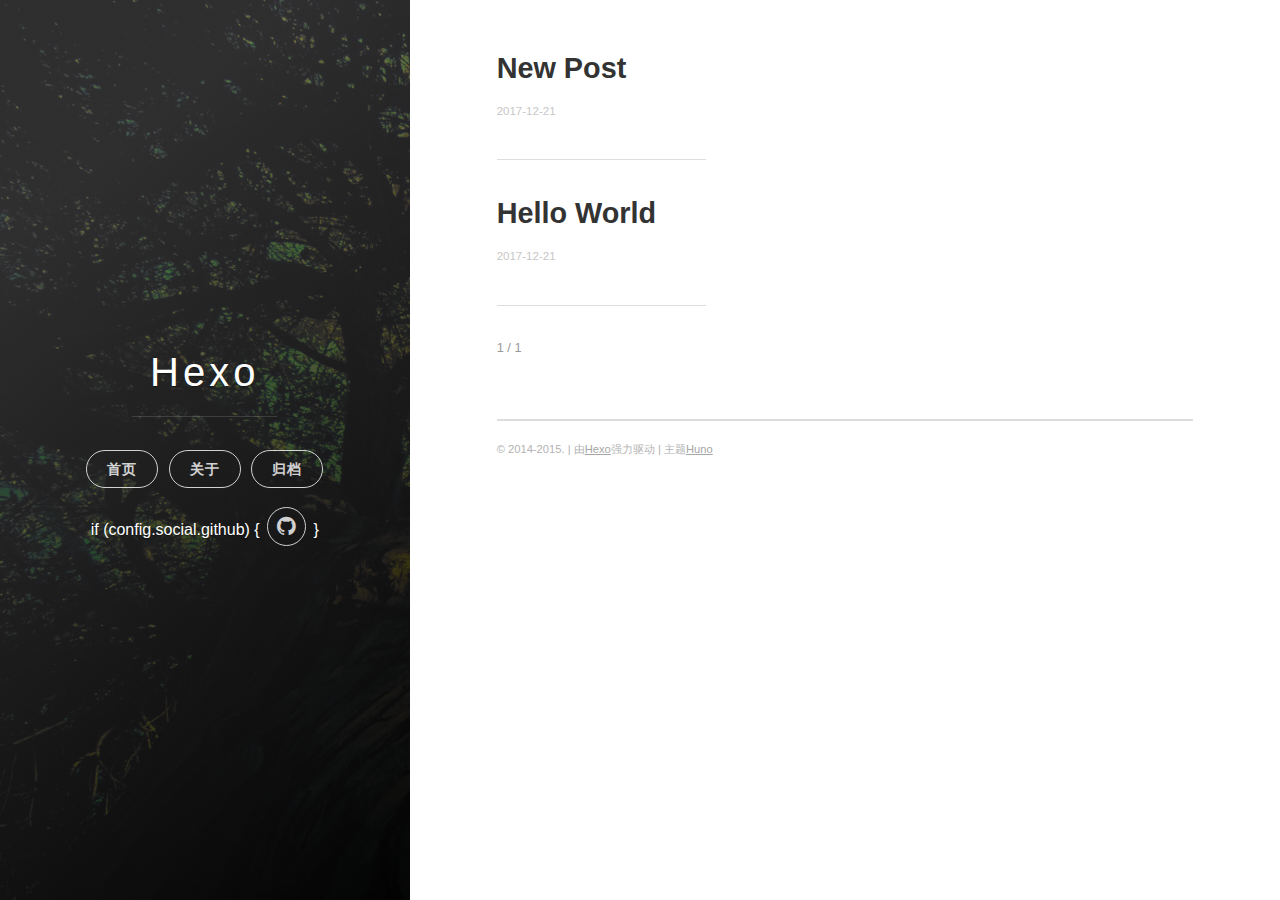
<file: index.html>
<!DOCTYPE html>
<html>
<head>
    <meta charset="utf-8">
    <meta http-equiv="X-UA-Compatible" content="chrome=1">

    

    <title>
      Hexo 
    </title>

    <meta name="viewport" content="width=device-width, initial-scale=1, maximum-scale=1, user-scalable=no">
    
      <meta name="author" content="John Doe">
    
    

    <meta property="og:type" content="website">
<meta property="og:title" content="Hexo">
<meta property="og:url" content="http://yoursite.com/index.html">
<meta property="og:site_name" content="Hexo">
<meta property="og:locale" content="zh-Hans">
<meta name="twitter:card" content="summary">
<meta name="twitter:title" content="Hexo">
    
    
    
      <link rel="icon" type="image/x-icon" href="/favicon.png">
    
    <link rel="stylesheet" href="/css/uno.css">
    <link rel="stylesheet" href="/css/highlight.css">
    <link rel="stylesheet" href="/css/archive.css">
    <link rel="stylesheet" href="/css/china-social-icon.css">

</head>
<body>

    <span class="mobile btn-mobile-menu">
        <i class="icon icon-list btn-mobile-menu__icon"></i>
        <i class="icon icon-x-circle btn-mobile-close__icon hidden"></i>
    </span>

    
 
<header class="panel-cover">


  <div class="panel-main">

  
    <div class="panel-main__inner panel-inverted">
    <div class="panel-main__content">

        

        <h1 class="panel-cover__title panel-title"><a href="/" title="link to homepage">Hexo</a></h1>
        <hr class="panel-cover__divider" />

        

        <div class="navigation-wrapper">

          <nav class="cover-navigation cover-navigation--primary">
            <ul class="navigation">

              
                
                <li class="navigation__item"><a href="/#blog" title="" class="blog-button">首页</a></li>
              
                
                <li class="navigation__item"><a href="/about" title="" class="">关于</a></li>
              
                
                <li class="navigation__item"><a href="/archive" title="" class="">归档</a></li>
              

            </ul>
          </nav>

          <!-- ----------------------------
To add a new social icon simply duplicate one of the list items from below
and change the class in the <i> tag to match the desired social network
and then add your link to the <a>. Here is a full list of social network
classes that you can use:

    icon-social-500px
    icon-social-behance
    icon-social-delicious
    icon-social-designer-news
    icon-social-deviant-art
    icon-social-digg
    icon-social-dribbble
    icon-social-facebook
    icon-social-flickr
    icon-social-forrst
    icon-social-foursquare
    icon-social-github
    icon-social-google-plus
    icon-social-hi5
    icon-social-instagram
    icon-social-lastfm
    icon-social-linkedin
    icon-social-medium
    icon-social-myspace
    icon-social-path
    icon-social-pinterest
    icon-social-rdio
    icon-social-reddit
    icon-social-skype
    icon-social-spotify
    icon-social-stack-overflow
    icon-social-steam
    icon-social-stumbleupon
    icon-social-treehouse
    icon-social-tumblr
    icon-social-twitter
    icon-social-vimeo
    icon-social-xbox
    icon-social-yelp
    icon-social-youtube
    icon-social-zerply
    icon-mail

-------------------------------->

<!-- add social info here -->



<nav class="cover-navigation navigation--social">
  <ul class="navigation">

    if (config.social.github) {
      <!-- Github -->
      <li class="navigation__item">
        <a href="https://github.com/leeroGG" title="Huno on GitHub">
          <i class='icon icon-social-github'></i>
          <span class="label">GitHub</span>
        </a>
      </li>
    }

    <!-- China social icon -->
    <!--
    
      <li class="navigation__item">
        <a href="" title="">
          <i class='icon cs-icon-douban'></i>
          <span class="label">Douban</span>
        </a>
      </li>

      <li class="navigation__item">
        <a href="" title="">
          <i class='icon cs-icon-weibo'></i>
          <span class="label">Weibo</span>
        </a>
      </li>

    -->



  </ul>
</nav>



        </div>

      </div>

    </div>

    <div class="panel-cover--overlay"></div>
  </div>
</header>

    <div class="content-wrapper">
        <div class="content-wrapper__inner entry">
            


   <!-- do nothing -->


<div class="main-post-list">
    <ol class="post-list">
    
    
    <li>

      <h2 class="post-list__post-title post-title">
        <a href="/2017/12/21/New-Post/" title="link to New Post">New Post</a>
      </h2>

      <div class="post-list__meta">

        <time datetime="2017-12-21" class="post-list__meta--date date">2017-12-21</time> 
      </div>

      <div class="excerpt">
        
      </div>

      <hr class="post-list__divider" />
    </li>
    
    <li>

      <h2 class="post-list__post-title post-title">
        <a href="/2017/12/21/hello-world/" title="link to Hello World">Hello World</a>
      </h2>

      <div class="post-list__meta">

        <time datetime="2017-12-21" class="post-list__meta--date date">2017-12-21</time> 
      </div>

      <div class="excerpt">
        
      </div>

      <hr class="post-list__divider" />
    </li>
    
  </ol>

  <hr class="post-list__divider " />

<nav class="pagination" role="navigation">
    

    <span class="pagination__page-number"> 1 / 1</span>
    
    
</nav>


</div>
            <footer class="footer">

    <span class="footer__copyright">&copy; 2014-2015. | 由<a href="https://hexo.io/">Hexo</a>强力驱动 | 主题<a href="https://github.com/someus/huno">Huno</a></span>
    
</footer>
        </div>
    </div>

    <!-- js files -->
    <script src="/js/jquery.min.js"></script>
    <script src="/js/main.js"></script>
    <script src="/js/scale.fix.js"></script>
    

    

    <script type="text/javascript" src="//cdn.mathjax.org/mathjax/latest/MathJax.js?config=TeX-AMS-MML_HTMLorMML"></script>
    <script type="text/javascript"> 
        $(document).ready(function(){
            MathJax.Hub.Config({ 
                tex2jax: {inlineMath: [['[latex]','[/latex]'], ['\\(','\\)']]} 
            });
        });
    </script>


    
    
    
    <!--kill ie6 -->
<!--[if IE 6]>
  <script src="//letskillie6.googlecode.com/svn/trunk/2/zh_CN.js"></script>
<![endif]-->

</body>
</html>
</file>
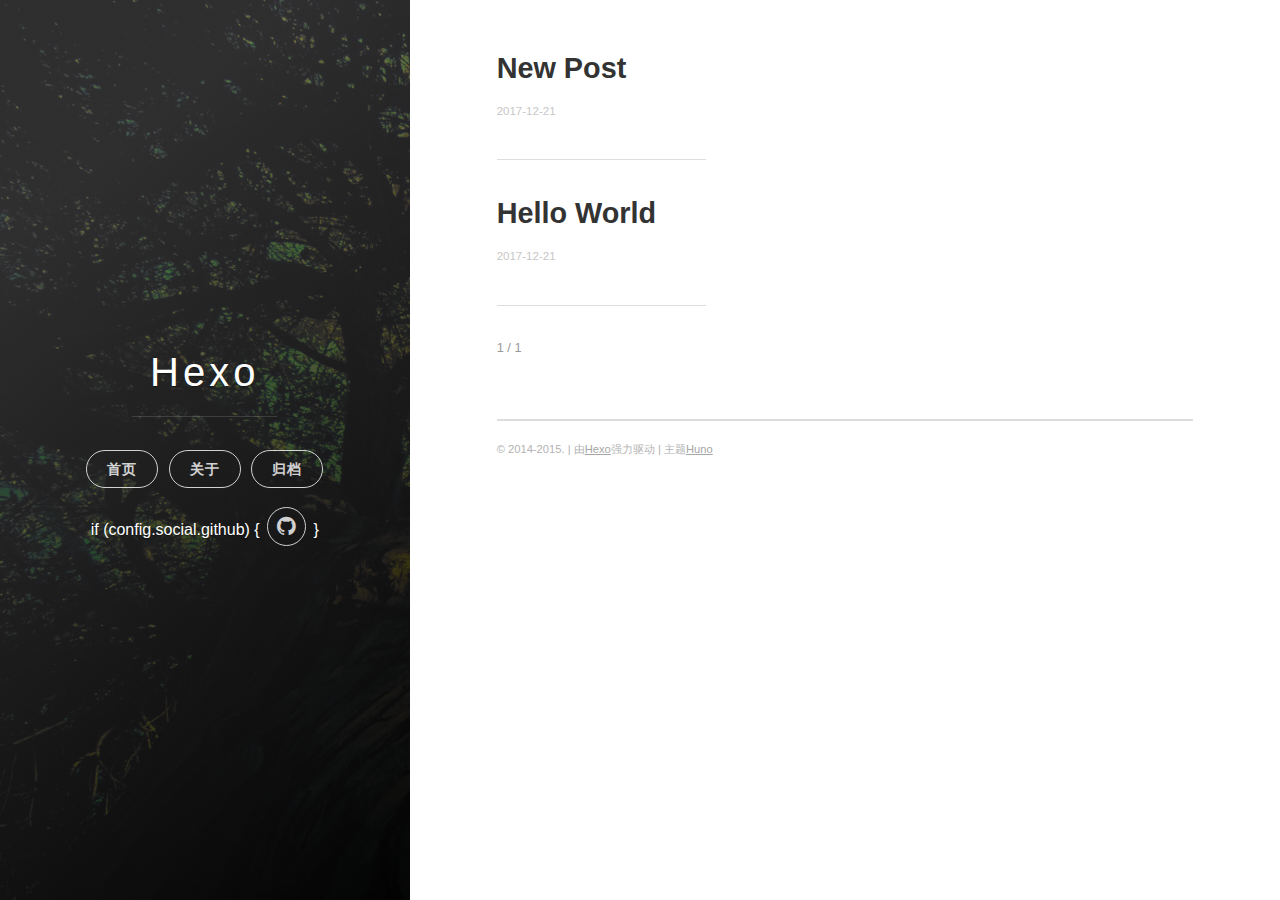
<file: archives/index.html>
<!DOCTYPE html>
<html>
<head>
    <meta charset="utf-8">
    <meta http-equiv="X-UA-Compatible" content="chrome=1">

    

    <title>
      Archives 
    </title>

    <meta name="viewport" content="width=device-width, initial-scale=1, maximum-scale=1, user-scalable=no">
    
      <meta name="author" content="John Doe">
    
    

    <meta property="og:type" content="website">
<meta property="og:title" content="Archives">
<meta property="og:url" content="http://yoursite.com/archives/index.html">
<meta property="og:site_name" content="Hexo">
<meta property="og:locale" content="zh-Hans">
<meta name="twitter:card" content="summary">
<meta name="twitter:title" content="Archives">
    
    
    
      <link rel="icon" type="image/x-icon" href="/favicon.png">
    
    <link rel="stylesheet" href="/css/uno.css">
    <link rel="stylesheet" href="/css/highlight.css">
    <link rel="stylesheet" href="/css/archive.css">
    <link rel="stylesheet" href="/css/china-social-icon.css">

</head>
<body>

    <span class="mobile btn-mobile-menu">
        <i class="icon icon-list btn-mobile-menu__icon"></i>
        <i class="icon icon-x-circle btn-mobile-close__icon hidden"></i>
    </span>

    

<header class="panel-cover panel-cover--collapsed">


  <div class="panel-main">

  
    <div class="panel-main__inner panel-inverted">
    <div class="panel-main__content">

        

        <h1 class="panel-cover__title panel-title"><a href="/" title="link to homepage">Hexo</a></h1>
        <hr class="panel-cover__divider" />

        

        <div class="navigation-wrapper">

          <nav class="cover-navigation cover-navigation--primary">
            <ul class="navigation">

              
                
                <li class="navigation__item"><a href="/#blog" title="" class="blog-button">首页</a></li>
              
                
                <li class="navigation__item"><a href="/about" title="" class="">关于</a></li>
              
                
                <li class="navigation__item"><a href="/archive" title="" class="">归档</a></li>
              

            </ul>
          </nav>

          <!-- ----------------------------
To add a new social icon simply duplicate one of the list items from below
and change the class in the <i> tag to match the desired social network
and then add your link to the <a>. Here is a full list of social network
classes that you can use:

    icon-social-500px
    icon-social-behance
    icon-social-delicious
    icon-social-designer-news
    icon-social-deviant-art
    icon-social-digg
    icon-social-dribbble
    icon-social-facebook
    icon-social-flickr
    icon-social-forrst
    icon-social-foursquare
    icon-social-github
    icon-social-google-plus
    icon-social-hi5
    icon-social-instagram
    icon-social-lastfm
    icon-social-linkedin
    icon-social-medium
    icon-social-myspace
    icon-social-path
    icon-social-pinterest
    icon-social-rdio
    icon-social-reddit
    icon-social-skype
    icon-social-spotify
    icon-social-stack-overflow
    icon-social-steam
    icon-social-stumbleupon
    icon-social-treehouse
    icon-social-tumblr
    icon-social-twitter
    icon-social-vimeo
    icon-social-xbox
    icon-social-yelp
    icon-social-youtube
    icon-social-zerply
    icon-mail

-------------------------------->

<!-- add social info here -->



<nav class="cover-navigation navigation--social">
  <ul class="navigation">

    if (config.social.github) {
      <!-- Github -->
      <li class="navigation__item">
        <a href="https://github.com/leeroGG" title="Huno on GitHub">
          <i class='icon icon-social-github'></i>
          <span class="label">GitHub</span>
        </a>
      </li>
    }

    <!-- China social icon -->
    <!--
    
      <li class="navigation__item">
        <a href="" title="">
          <i class='icon cs-icon-douban'></i>
          <span class="label">Douban</span>
        </a>
      </li>

      <li class="navigation__item">
        <a href="" title="">
          <i class='icon cs-icon-weibo'></i>
          <span class="label">Weibo</span>
        </a>
      </li>

    -->



  </ul>
</nav>



        </div>

      </div>

    </div>

    <div class="panel-cover--overlay"></div>
  </div>
</header>

    <div class="content-wrapper">
        <div class="content-wrapper__inner entry">
            


   <!-- do nothing -->


<div class="main-post-list">
    <ol class="post-list">
    
    
    <li>

      <h2 class="post-list__post-title post-title">
        <a href="/2017/12/21/New-Post/" title="link to New Post">New Post</a>
      </h2>

      <div class="post-list__meta">

        <time datetime="2017-12-21" class="post-list__meta--date date">2017-12-21</time> 
      </div>

      <div class="excerpt">
        
      </div>

      <hr class="post-list__divider" />
    </li>
    
    <li>

      <h2 class="post-list__post-title post-title">
        <a href="/2017/12/21/hello-world/" title="link to Hello World">Hello World</a>
      </h2>

      <div class="post-list__meta">

        <time datetime="2017-12-21" class="post-list__meta--date date">2017-12-21</time> 
      </div>

      <div class="excerpt">
        
      </div>

      <hr class="post-list__divider" />
    </li>
    
  </ol>

  <hr class="post-list__divider " />

<nav class="pagination" role="navigation">
    

    <span class="pagination__page-number"> 1 / 1</span>
    
    
</nav>


</div>
            <footer class="footer">

    <span class="footer__copyright">&copy; 2014-2015. | 由<a href="https://hexo.io/">Hexo</a>强力驱动 | 主题<a href="https://github.com/someus/huno">Huno</a></span>
    
</footer>
        </div>
    </div>

    <!-- js files -->
    <script src="/js/jquery.min.js"></script>
    <script src="/js/main.js"></script>
    <script src="/js/scale.fix.js"></script>
    

    

    <script type="text/javascript" src="//cdn.mathjax.org/mathjax/latest/MathJax.js?config=TeX-AMS-MML_HTMLorMML"></script>
    <script type="text/javascript"> 
        $(document).ready(function(){
            MathJax.Hub.Config({ 
                tex2jax: {inlineMath: [['[latex]','[/latex]'], ['\\(','\\)']]} 
            });
        });
    </script>


    
    
    
    <!--kill ie6 -->
<!--[if IE 6]>
  <script src="//letskillie6.googlecode.com/svn/trunk/2/zh_CN.js"></script>
<![endif]-->

</body>
</html>
</file>
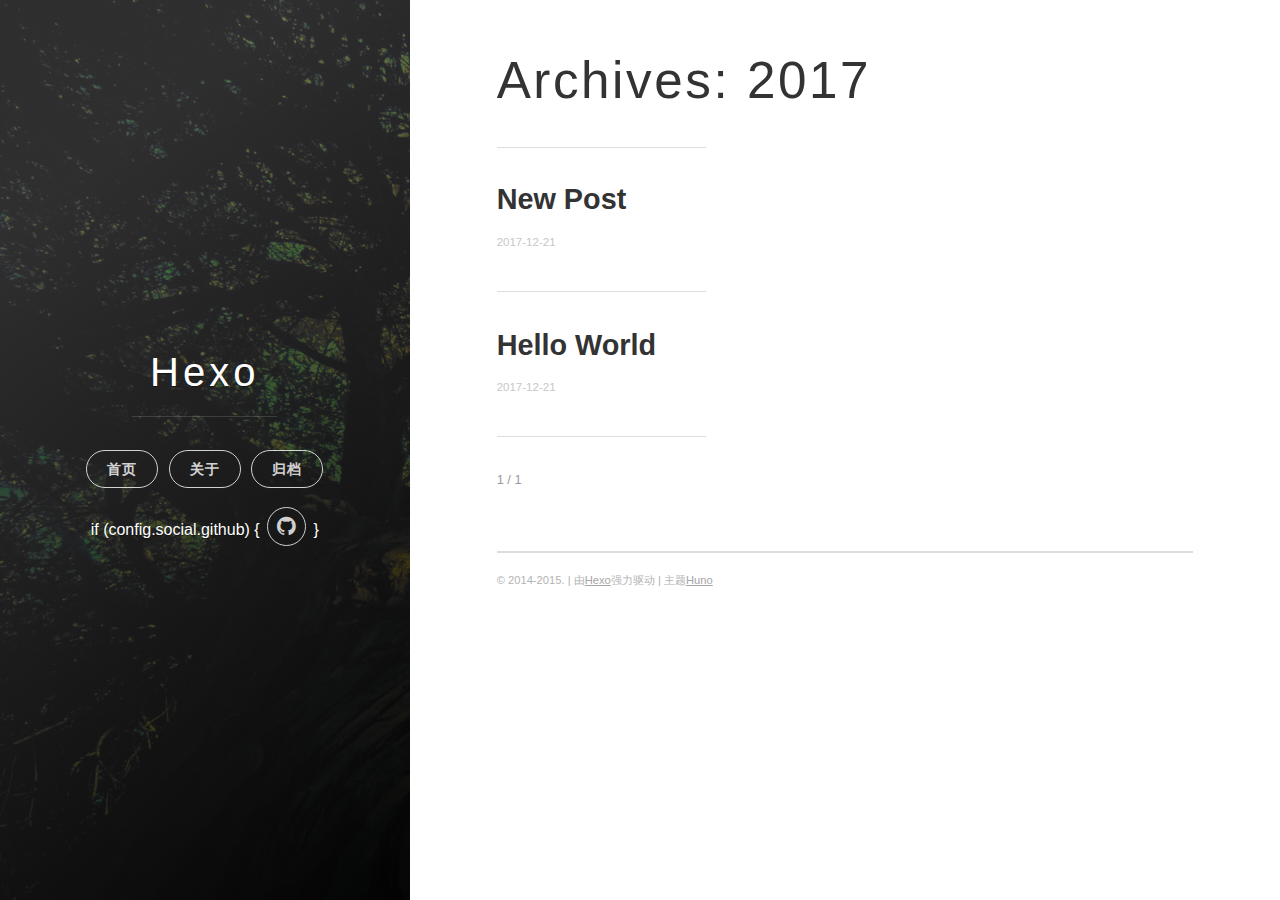
<file: archives/2017/index.html>
<!DOCTYPE html>
<html>
<head>
    <meta charset="utf-8">
    <meta http-equiv="X-UA-Compatible" content="chrome=1">

    

    <title>
      Archives: 2017 
    </title>

    <meta name="viewport" content="width=device-width, initial-scale=1, maximum-scale=1, user-scalable=no">
    
      <meta name="author" content="John Doe">
    
    

    <meta property="og:type" content="website">
<meta property="og:title" content="Archives: 2017">
<meta property="og:url" content="http://yoursite.com/archives/2017/index.html">
<meta property="og:site_name" content="Hexo">
<meta property="og:locale" content="zh-Hans">
<meta name="twitter:card" content="summary">
<meta name="twitter:title" content="Archives: 2017">
    
    
    
      <link rel="icon" type="image/x-icon" href="/favicon.png">
    
    <link rel="stylesheet" href="/css/uno.css">
    <link rel="stylesheet" href="/css/highlight.css">
    <link rel="stylesheet" href="/css/archive.css">
    <link rel="stylesheet" href="/css/china-social-icon.css">

</head>
<body>

    <span class="mobile btn-mobile-menu">
        <i class="icon icon-list btn-mobile-menu__icon"></i>
        <i class="icon icon-x-circle btn-mobile-close__icon hidden"></i>
    </span>

    

<header class="panel-cover panel-cover--collapsed">


  <div class="panel-main">

  
    <div class="panel-main__inner panel-inverted">
    <div class="panel-main__content">

        

        <h1 class="panel-cover__title panel-title"><a href="/" title="link to homepage">Hexo</a></h1>
        <hr class="panel-cover__divider" />

        

        <div class="navigation-wrapper">

          <nav class="cover-navigation cover-navigation--primary">
            <ul class="navigation">

              
                
                <li class="navigation__item"><a href="/#blog" title="" class="blog-button">首页</a></li>
              
                
                <li class="navigation__item"><a href="/about" title="" class="">关于</a></li>
              
                
                <li class="navigation__item"><a href="/archive" title="" class="">归档</a></li>
              

            </ul>
          </nav>

          <!-- ----------------------------
To add a new social icon simply duplicate one of the list items from below
and change the class in the <i> tag to match the desired social network
and then add your link to the <a>. Here is a full list of social network
classes that you can use:

    icon-social-500px
    icon-social-behance
    icon-social-delicious
    icon-social-designer-news
    icon-social-deviant-art
    icon-social-digg
    icon-social-dribbble
    icon-social-facebook
    icon-social-flickr
    icon-social-forrst
    icon-social-foursquare
    icon-social-github
    icon-social-google-plus
    icon-social-hi5
    icon-social-instagram
    icon-social-lastfm
    icon-social-linkedin
    icon-social-medium
    icon-social-myspace
    icon-social-path
    icon-social-pinterest
    icon-social-rdio
    icon-social-reddit
    icon-social-skype
    icon-social-spotify
    icon-social-stack-overflow
    icon-social-steam
    icon-social-stumbleupon
    icon-social-treehouse
    icon-social-tumblr
    icon-social-twitter
    icon-social-vimeo
    icon-social-xbox
    icon-social-yelp
    icon-social-youtube
    icon-social-zerply
    icon-mail

-------------------------------->

<!-- add social info here -->



<nav class="cover-navigation navigation--social">
  <ul class="navigation">

    if (config.social.github) {
      <!-- Github -->
      <li class="navigation__item">
        <a href="https://github.com/leeroGG" title="Huno on GitHub">
          <i class='icon icon-social-github'></i>
          <span class="label">GitHub</span>
        </a>
      </li>
    }

    <!-- China social icon -->
    <!--
    
      <li class="navigation__item">
        <a href="" title="">
          <i class='icon cs-icon-douban'></i>
          <span class="label">Douban</span>
        </a>
      </li>

      <li class="navigation__item">
        <a href="" title="">
          <i class='icon cs-icon-weibo'></i>
          <span class="label">Weibo</span>
        </a>
      </li>

    -->



  </ul>
</nav>



        </div>

      </div>

    </div>

    <div class="panel-cover--overlay"></div>
  </div>
</header>

    <div class="content-wrapper">
        <div class="content-wrapper__inner entry">
            


  <h1 class="archive-title">Archives: 2017</h1>
  <hr class="post-list__divider" />


<div class="main-post-list">
    <ol class="post-list">
    
    
    <li>

      <h2 class="post-list__post-title post-title">
        <a href="/2017/12/21/New-Post/" title="link to New Post">New Post</a>
      </h2>

      <div class="post-list__meta">

        <time datetime="2017-12-21" class="post-list__meta--date date">2017-12-21</time> 
      </div>

      <div class="excerpt">
        
      </div>

      <hr class="post-list__divider" />
    </li>
    
    <li>

      <h2 class="post-list__post-title post-title">
        <a href="/2017/12/21/hello-world/" title="link to Hello World">Hello World</a>
      </h2>

      <div class="post-list__meta">

        <time datetime="2017-12-21" class="post-list__meta--date date">2017-12-21</time> 
      </div>

      <div class="excerpt">
        
      </div>

      <hr class="post-list__divider" />
    </li>
    
  </ol>

  <hr class="post-list__divider " />

<nav class="pagination" role="navigation">
    

    <span class="pagination__page-number"> 1 / 1</span>
    
    
</nav>


</div>
            <footer class="footer">

    <span class="footer__copyright">&copy; 2014-2015. | 由<a href="https://hexo.io/">Hexo</a>强力驱动 | 主题<a href="https://github.com/someus/huno">Huno</a></span>
    
</footer>
        </div>
    </div>

    <!-- js files -->
    <script src="/js/jquery.min.js"></script>
    <script src="/js/main.js"></script>
    <script src="/js/scale.fix.js"></script>
    

    

    <script type="text/javascript" src="//cdn.mathjax.org/mathjax/latest/MathJax.js?config=TeX-AMS-MML_HTMLorMML"></script>
    <script type="text/javascript"> 
        $(document).ready(function(){
            MathJax.Hub.Config({ 
                tex2jax: {inlineMath: [['[latex]','[/latex]'], ['\\(','\\)']]} 
            });
        });
    </script>


    
    
    
    <!--kill ie6 -->
<!--[if IE 6]>
  <script src="//letskillie6.googlecode.com/svn/trunk/2/zh_CN.js"></script>
<![endif]-->

</body>
</html>
</file>
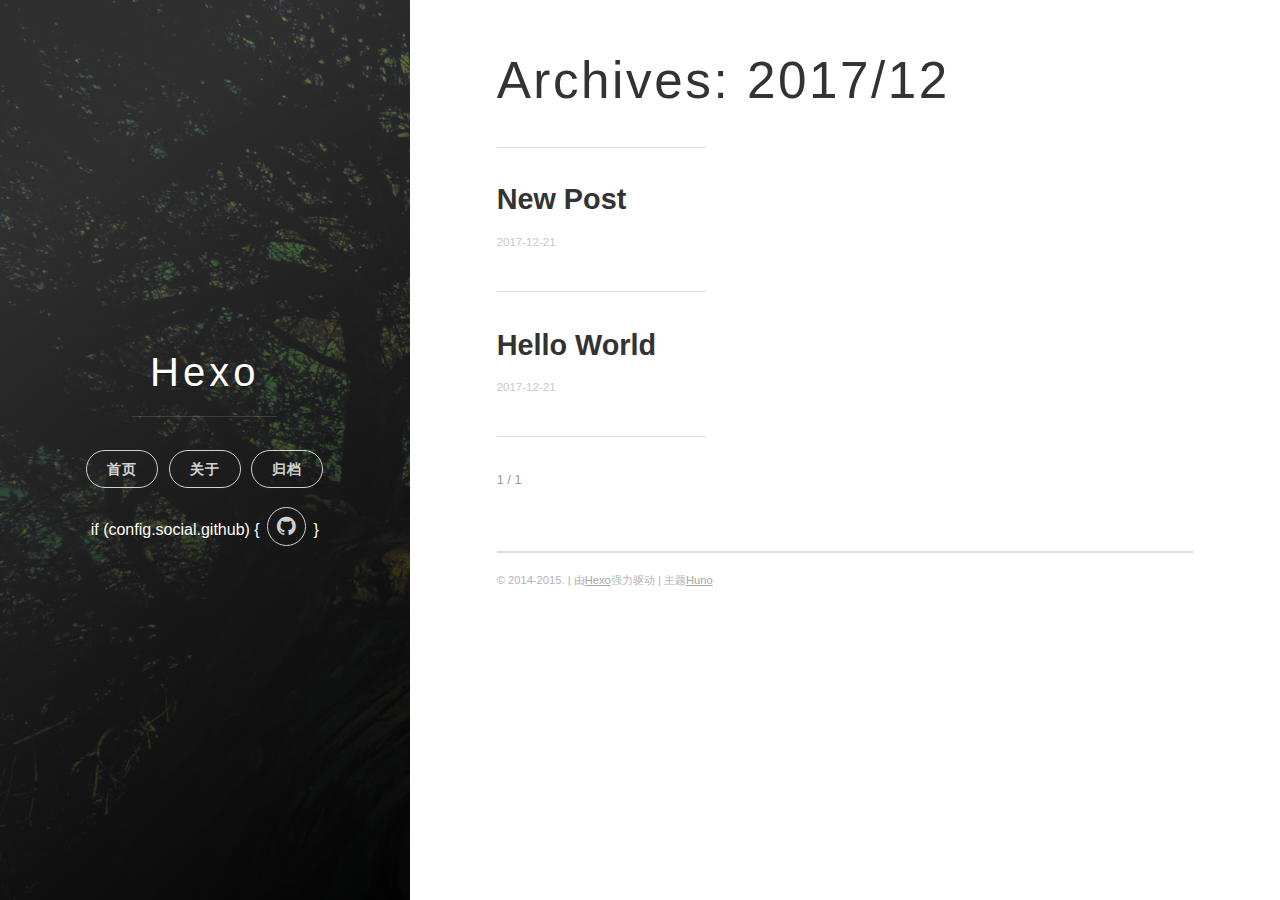
<file: archives/2017/12/index.html>
<!DOCTYPE html>
<html>
<head>
    <meta charset="utf-8">
    <meta http-equiv="X-UA-Compatible" content="chrome=1">

    

    <title>
      Archives: 2017/12 
    </title>

    <meta name="viewport" content="width=device-width, initial-scale=1, maximum-scale=1, user-scalable=no">
    
      <meta name="author" content="John Doe">
    
    

    <meta property="og:type" content="website">
<meta property="og:title" content="Archives: 2017&#x2F;12">
<meta property="og:url" content="http://yoursite.com/archives/2017/12/index.html">
<meta property="og:site_name" content="Hexo">
<meta property="og:locale" content="zh-Hans">
<meta name="twitter:card" content="summary">
<meta name="twitter:title" content="Archives: 2017&#x2F;12">
    
    
    
      <link rel="icon" type="image/x-icon" href="/favicon.png">
    
    <link rel="stylesheet" href="/css/uno.css">
    <link rel="stylesheet" href="/css/highlight.css">
    <link rel="stylesheet" href="/css/archive.css">
    <link rel="stylesheet" href="/css/china-social-icon.css">

</head>
<body>

    <span class="mobile btn-mobile-menu">
        <i class="icon icon-list btn-mobile-menu__icon"></i>
        <i class="icon icon-x-circle btn-mobile-close__icon hidden"></i>
    </span>

    

<header class="panel-cover panel-cover--collapsed">


  <div class="panel-main">

  
    <div class="panel-main__inner panel-inverted">
    <div class="panel-main__content">

        

        <h1 class="panel-cover__title panel-title"><a href="/" title="link to homepage">Hexo</a></h1>
        <hr class="panel-cover__divider" />

        

        <div class="navigation-wrapper">

          <nav class="cover-navigation cover-navigation--primary">
            <ul class="navigation">

              
                
                <li class="navigation__item"><a href="/#blog" title="" class="blog-button">首页</a></li>
              
                
                <li class="navigation__item"><a href="/about" title="" class="">关于</a></li>
              
                
                <li class="navigation__item"><a href="/archive" title="" class="">归档</a></li>
              

            </ul>
          </nav>

          <!-- ----------------------------
To add a new social icon simply duplicate one of the list items from below
and change the class in the <i> tag to match the desired social network
and then add your link to the <a>. Here is a full list of social network
classes that you can use:

    icon-social-500px
    icon-social-behance
    icon-social-delicious
    icon-social-designer-news
    icon-social-deviant-art
    icon-social-digg
    icon-social-dribbble
    icon-social-facebook
    icon-social-flickr
    icon-social-forrst
    icon-social-foursquare
    icon-social-github
    icon-social-google-plus
    icon-social-hi5
    icon-social-instagram
    icon-social-lastfm
    icon-social-linkedin
    icon-social-medium
    icon-social-myspace
    icon-social-path
    icon-social-pinterest
    icon-social-rdio
    icon-social-reddit
    icon-social-skype
    icon-social-spotify
    icon-social-stack-overflow
    icon-social-steam
    icon-social-stumbleupon
    icon-social-treehouse
    icon-social-tumblr
    icon-social-twitter
    icon-social-vimeo
    icon-social-xbox
    icon-social-yelp
    icon-social-youtube
    icon-social-zerply
    icon-mail

-------------------------------->

<!-- add social info here -->



<nav class="cover-navigation navigation--social">
  <ul class="navigation">

    if (config.social.github) {
      <!-- Github -->
      <li class="navigation__item">
        <a href="https://github.com/leeroGG" title="Huno on GitHub">
          <i class='icon icon-social-github'></i>
          <span class="label">GitHub</span>
        </a>
      </li>
    }

    <!-- China social icon -->
    <!--
    
      <li class="navigation__item">
        <a href="" title="">
          <i class='icon cs-icon-douban'></i>
          <span class="label">Douban</span>
        </a>
      </li>

      <li class="navigation__item">
        <a href="" title="">
          <i class='icon cs-icon-weibo'></i>
          <span class="label">Weibo</span>
        </a>
      </li>

    -->



  </ul>
</nav>



        </div>

      </div>

    </div>

    <div class="panel-cover--overlay"></div>
  </div>
</header>

    <div class="content-wrapper">
        <div class="content-wrapper__inner entry">
            


  <h1 class="archive-title">Archives: 2017/12</h1>
  <hr class="post-list__divider" />


<div class="main-post-list">
    <ol class="post-list">
    
    
    <li>

      <h2 class="post-list__post-title post-title">
        <a href="/2017/12/21/New-Post/" title="link to New Post">New Post</a>
      </h2>

      <div class="post-list__meta">

        <time datetime="2017-12-21" class="post-list__meta--date date">2017-12-21</time> 
      </div>

      <div class="excerpt">
        
      </div>

      <hr class="post-list__divider" />
    </li>
    
    <li>

      <h2 class="post-list__post-title post-title">
        <a href="/2017/12/21/hello-world/" title="link to Hello World">Hello World</a>
      </h2>

      <div class="post-list__meta">

        <time datetime="2017-12-21" class="post-list__meta--date date">2017-12-21</time> 
      </div>

      <div class="excerpt">
        
      </div>

      <hr class="post-list__divider" />
    </li>
    
  </ol>

  <hr class="post-list__divider " />

<nav class="pagination" role="navigation">
    

    <span class="pagination__page-number"> 1 / 1</span>
    
    
</nav>


</div>
            <footer class="footer">

    <span class="footer__copyright">&copy; 2014-2015. | 由<a href="https://hexo.io/">Hexo</a>强力驱动 | 主题<a href="https://github.com/someus/huno">Huno</a></span>
    
</footer>
        </div>
    </div>

    <!-- js files -->
    <script src="/js/jquery.min.js"></script>
    <script src="/js/main.js"></script>
    <script src="/js/scale.fix.js"></script>
    

    

    <script type="text/javascript" src="//cdn.mathjax.org/mathjax/latest/MathJax.js?config=TeX-AMS-MML_HTMLorMML"></script>
    <script type="text/javascript"> 
        $(document).ready(function(){
            MathJax.Hub.Config({ 
                tex2jax: {inlineMath: [['[latex]','[/latex]'], ['\\(','\\)']]} 
            });
        });
    </script>


    
    
    
    <!--kill ie6 -->
<!--[if IE 6]>
  <script src="//letskillie6.googlecode.com/svn/trunk/2/zh_CN.js"></script>
<![endif]-->

</body>
</html>
</file>
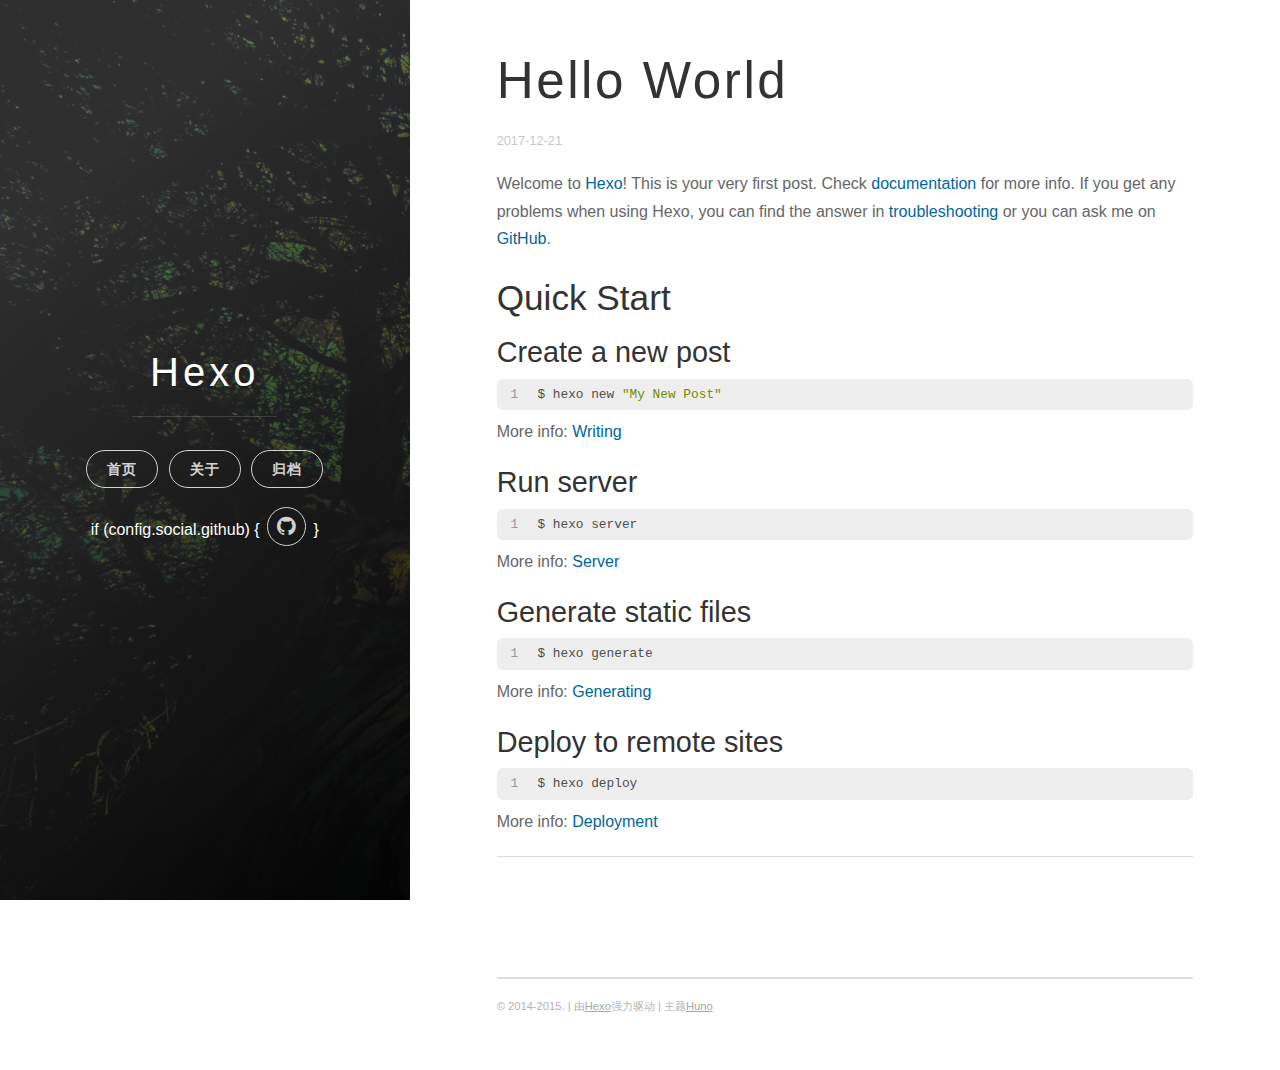
<file: 2017/12/21/hello-world/index.html>
<!DOCTYPE html>
<html>
<head>
    <meta charset="utf-8">
    <meta http-equiv="X-UA-Compatible" content="chrome=1">

    

    <title>
      Hello World | Hexo 
    </title>

    <meta name="viewport" content="width=device-width, initial-scale=1, maximum-scale=1, user-scalable=no">
    
      <meta name="author" content="John Doe">
    
    

    <meta name="description" content="Welcome to Hexo! This is your very first post. Check documentation for more info. If you get any problems when using Hexo, you can find the answer in troubleshooting or you can ask me on GitHub. Quick">
<meta property="og:type" content="article">
<meta property="og:title" content="Hello World | Hexo">
<meta property="og:url" content="http://yoursite.com/2017/12/21/hello-world/index.html">
<meta property="og:site_name" content="Hexo">
<meta property="og:description" content="Welcome to Hexo! This is your very first post. Check documentation for more info. If you get any problems when using Hexo, you can find the answer in troubleshooting or you can ask me on GitHub. Quick">
<meta property="og:locale" content="zh-Hans">
<meta property="og:updated_time" content="2017-12-21T07:47:48.192Z">
<meta name="twitter:card" content="summary">
<meta name="twitter:title" content="Hello World | Hexo">
<meta name="twitter:description" content="Welcome to Hexo! This is your very first post. Check documentation for more info. If you get any problems when using Hexo, you can find the answer in troubleshooting or you can ask me on GitHub. Quick">
    
    
    
      <link rel="icon" type="image/x-icon" href="/favicon.png">
    
    <link rel="stylesheet" href="/css/uno.css">
    <link rel="stylesheet" href="/css/highlight.css">
    <link rel="stylesheet" href="/css/archive.css">
    <link rel="stylesheet" href="/css/china-social-icon.css">

</head>
<body>

    <span class="mobile btn-mobile-menu">
        <i class="icon icon-list btn-mobile-menu__icon"></i>
        <i class="icon icon-x-circle btn-mobile-close__icon hidden"></i>
    </span>

    

<header class="panel-cover panel-cover--collapsed">


  <div class="panel-main">

  
    <div class="panel-main__inner panel-inverted">
    <div class="panel-main__content">

        

        <h1 class="panel-cover__title panel-title"><a href="/" title="link to homepage">Hexo</a></h1>
        <hr class="panel-cover__divider" />

        

        <div class="navigation-wrapper">

          <nav class="cover-navigation cover-navigation--primary">
            <ul class="navigation">

              
                
                <li class="navigation__item"><a href="/#blog" title="" class="blog-button">首页</a></li>
              
                
                <li class="navigation__item"><a href="/about" title="" class="">关于</a></li>
              
                
                <li class="navigation__item"><a href="/archive" title="" class="">归档</a></li>
              

            </ul>
          </nav>

          <!-- ----------------------------
To add a new social icon simply duplicate one of the list items from below
and change the class in the <i> tag to match the desired social network
and then add your link to the <a>. Here is a full list of social network
classes that you can use:

    icon-social-500px
    icon-social-behance
    icon-social-delicious
    icon-social-designer-news
    icon-social-deviant-art
    icon-social-digg
    icon-social-dribbble
    icon-social-facebook
    icon-social-flickr
    icon-social-forrst
    icon-social-foursquare
    icon-social-github
    icon-social-google-plus
    icon-social-hi5
    icon-social-instagram
    icon-social-lastfm
    icon-social-linkedin
    icon-social-medium
    icon-social-myspace
    icon-social-path
    icon-social-pinterest
    icon-social-rdio
    icon-social-reddit
    icon-social-skype
    icon-social-spotify
    icon-social-stack-overflow
    icon-social-steam
    icon-social-stumbleupon
    icon-social-treehouse
    icon-social-tumblr
    icon-social-twitter
    icon-social-vimeo
    icon-social-xbox
    icon-social-yelp
    icon-social-youtube
    icon-social-zerply
    icon-mail

-------------------------------->

<!-- add social info here -->



<nav class="cover-navigation navigation--social">
  <ul class="navigation">

    if (config.social.github) {
      <!-- Github -->
      <li class="navigation__item">
        <a href="https://github.com/leeroGG" title="Huno on GitHub">
          <i class='icon icon-social-github'></i>
          <span class="label">GitHub</span>
        </a>
      </li>
    }

    <!-- China social icon -->
    <!--
    
      <li class="navigation__item">
        <a href="" title="">
          <i class='icon cs-icon-douban'></i>
          <span class="label">Douban</span>
        </a>
      </li>

      <li class="navigation__item">
        <a href="" title="">
          <i class='icon cs-icon-weibo'></i>
          <span class="label">Weibo</span>
        </a>
      </li>

    -->



  </ul>
</nav>



        </div>

      </div>

    </div>

    <div class="panel-cover--overlay"></div>
  </div>
</header>

    <div class="content-wrapper">
        <div class="content-wrapper__inner entry">
            

<article class="post-container post-container--single">

  <header class="post-header">
    
    <h1 class="post-title">Hello World</h1>

    

    <div class="post-meta">
      <time datetime="2017-12-21" class="post-meta__date date">2017-12-21</time> 

      <span class="post-meta__tags tags">

          

          

      </span>
    </div>
    
    

  </header>

  <section id="post-content" class="article-content post">
    <p>Welcome to <a href="https://hexo.io/" target="_blank" rel="noopener">Hexo</a>! This is your very first post. Check <a href="https://hexo.io/docs/" target="_blank" rel="noopener">documentation</a> for more info. If you get any problems when using Hexo, you can find the answer in <a href="https://hexo.io/docs/troubleshooting.html" target="_blank" rel="noopener">troubleshooting</a> or you can ask me on <a href="https://github.com/hexojs/hexo/issues" target="_blank" rel="noopener">GitHub</a>.</p>
<h2 id="Quick-Start"><a href="#Quick-Start" class="headerlink" title="Quick Start"></a>Quick Start</h2><h3 id="Create-a-new-post"><a href="#Create-a-new-post" class="headerlink" title="Create a new post"></a>Create a new post</h3><figure class="highlight bash"><table><tr><td class="gutter"><pre><span class="line">1</span><br></pre></td><td class="code"><pre><span class="line">$ hexo new <span class="string">"My New Post"</span></span><br></pre></td></tr></table></figure>
<p>More info: <a href="https://hexo.io/docs/writing.html" target="_blank" rel="noopener">Writing</a></p>
<h3 id="Run-server"><a href="#Run-server" class="headerlink" title="Run server"></a>Run server</h3><figure class="highlight bash"><table><tr><td class="gutter"><pre><span class="line">1</span><br></pre></td><td class="code"><pre><span class="line">$ hexo server</span><br></pre></td></tr></table></figure>
<p>More info: <a href="https://hexo.io/docs/server.html" target="_blank" rel="noopener">Server</a></p>
<h3 id="Generate-static-files"><a href="#Generate-static-files" class="headerlink" title="Generate static files"></a>Generate static files</h3><figure class="highlight bash"><table><tr><td class="gutter"><pre><span class="line">1</span><br></pre></td><td class="code"><pre><span class="line">$ hexo generate</span><br></pre></td></tr></table></figure>
<p>More info: <a href="https://hexo.io/docs/generating.html" target="_blank" rel="noopener">Generating</a></p>
<h3 id="Deploy-to-remote-sites"><a href="#Deploy-to-remote-sites" class="headerlink" title="Deploy to remote sites"></a>Deploy to remote sites</h3><figure class="highlight bash"><table><tr><td class="gutter"><pre><span class="line">1</span><br></pre></td><td class="code"><pre><span class="line">$ hexo deploy</span><br></pre></td></tr></table></figure>
<p>More info: <a href="https://hexo.io/docs/deployment.html" target="_blank" rel="noopener">Deployment</a></p>

  </section>

  <section class="post-comments">

    <!-- 将评论系统（例如Disqus、多说、友言、畅言等）提供的代码片段粘贴在这里 -->
    
</section>


</article>


            <footer class="footer">

    <span class="footer__copyright">&copy; 2014-2015. | 由<a href="https://hexo.io/">Hexo</a>强力驱动 | 主题<a href="https://github.com/someus/huno">Huno</a></span>
    
</footer>
        </div>
    </div>

    <!-- js files -->
    <script src="/js/jquery.min.js"></script>
    <script src="/js/main.js"></script>
    <script src="/js/scale.fix.js"></script>
    

    

    <script type="text/javascript" src="//cdn.mathjax.org/mathjax/latest/MathJax.js?config=TeX-AMS-MML_HTMLorMML"></script>
    <script type="text/javascript"> 
        $(document).ready(function(){
            MathJax.Hub.Config({ 
                tex2jax: {inlineMath: [['[latex]','[/latex]'], ['\\(','\\)']]} 
            });
        });
    </script>


    

    <script src="/js/awesome-toc.min.js"></script>
    <script>
        $(document).ready(function(){
            $.awesome_toc({
                overlay: true,
                contentId: "post-content",
            });
        });
    </script>


    
    
    <!--kill ie6 -->
<!--[if IE 6]>
  <script src="//letskillie6.googlecode.com/svn/trunk/2/zh_CN.js"></script>
<![endif]-->

</body>
</html>
</file>
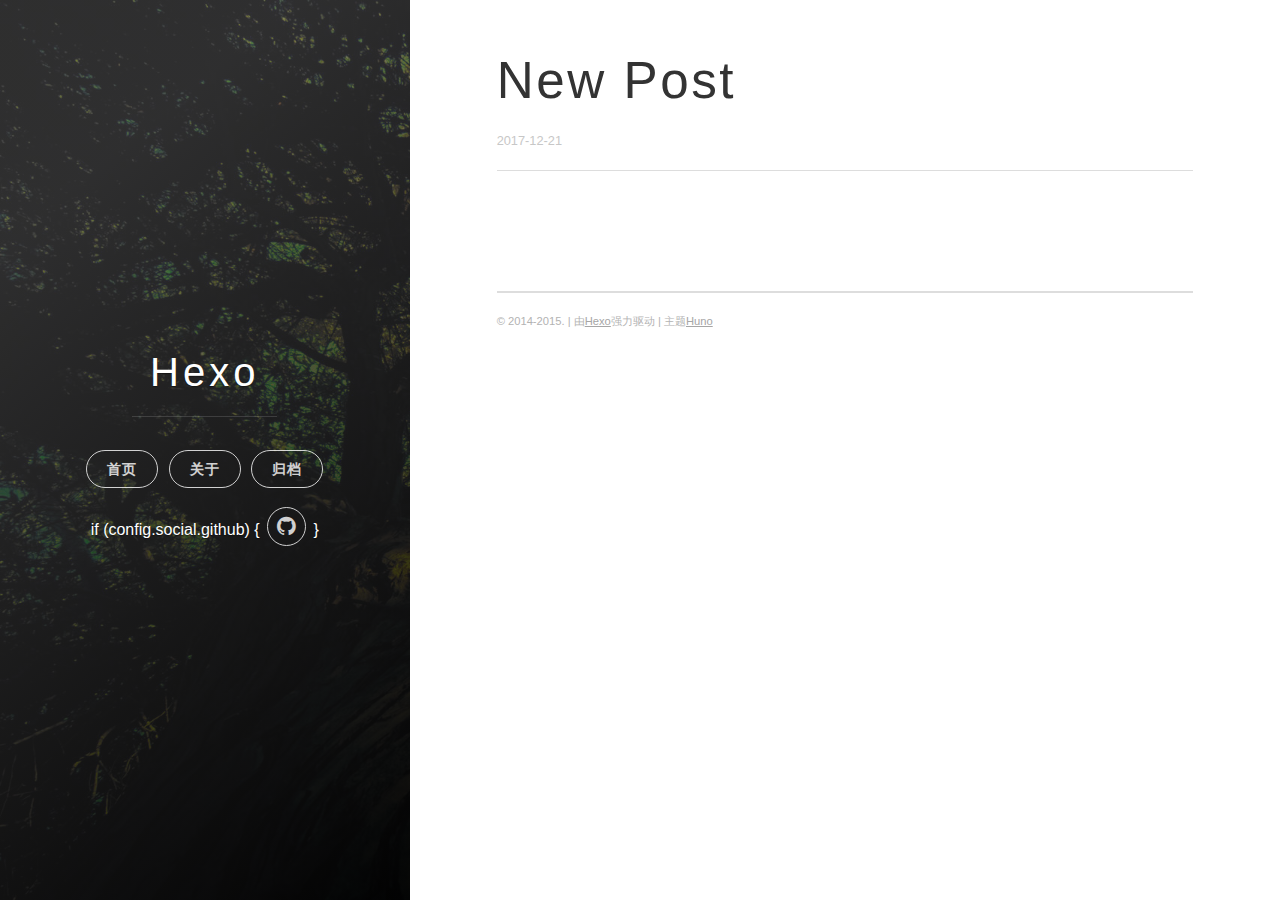
<file: 2017/12/21/New-Post/index.html>
<!DOCTYPE html>
<html>
<head>
    <meta charset="utf-8">
    <meta http-equiv="X-UA-Compatible" content="chrome=1">

    

    <title>
      New Post | Hexo 
    </title>

    <meta name="viewport" content="width=device-width, initial-scale=1, maximum-scale=1, user-scalable=no">
    
      <meta name="author" content="John Doe">
    
    

    <meta property="og:type" content="article">
<meta property="og:title" content="New Post | Hexo">
<meta property="og:url" content="http://yoursite.com/2017/12/21/New-Post/index.html">
<meta property="og:site_name" content="Hexo">
<meta property="og:locale" content="zh-Hans">
<meta property="og:updated_time" content="2017-12-21T07:57:28.458Z">
<meta name="twitter:card" content="summary">
<meta name="twitter:title" content="New Post | Hexo">
    
    
    
      <link rel="icon" type="image/x-icon" href="/favicon.png">
    
    <link rel="stylesheet" href="/css/uno.css">
    <link rel="stylesheet" href="/css/highlight.css">
    <link rel="stylesheet" href="/css/archive.css">
    <link rel="stylesheet" href="/css/china-social-icon.css">

</head>
<body>

    <span class="mobile btn-mobile-menu">
        <i class="icon icon-list btn-mobile-menu__icon"></i>
        <i class="icon icon-x-circle btn-mobile-close__icon hidden"></i>
    </span>

    

<header class="panel-cover panel-cover--collapsed">


  <div class="panel-main">

  
    <div class="panel-main__inner panel-inverted">
    <div class="panel-main__content">

        

        <h1 class="panel-cover__title panel-title"><a href="/" title="link to homepage">Hexo</a></h1>
        <hr class="panel-cover__divider" />

        

        <div class="navigation-wrapper">

          <nav class="cover-navigation cover-navigation--primary">
            <ul class="navigation">

              
                
                <li class="navigation__item"><a href="/#blog" title="" class="blog-button">首页</a></li>
              
                
                <li class="navigation__item"><a href="/about" title="" class="">关于</a></li>
              
                
                <li class="navigation__item"><a href="/archive" title="" class="">归档</a></li>
              

            </ul>
          </nav>

          <!-- ----------------------------
To add a new social icon simply duplicate one of the list items from below
and change the class in the <i> tag to match the desired social network
and then add your link to the <a>. Here is a full list of social network
classes that you can use:

    icon-social-500px
    icon-social-behance
    icon-social-delicious
    icon-social-designer-news
    icon-social-deviant-art
    icon-social-digg
    icon-social-dribbble
    icon-social-facebook
    icon-social-flickr
    icon-social-forrst
    icon-social-foursquare
    icon-social-github
    icon-social-google-plus
    icon-social-hi5
    icon-social-instagram
    icon-social-lastfm
    icon-social-linkedin
    icon-social-medium
    icon-social-myspace
    icon-social-path
    icon-social-pinterest
    icon-social-rdio
    icon-social-reddit
    icon-social-skype
    icon-social-spotify
    icon-social-stack-overflow
    icon-social-steam
    icon-social-stumbleupon
    icon-social-treehouse
    icon-social-tumblr
    icon-social-twitter
    icon-social-vimeo
    icon-social-xbox
    icon-social-yelp
    icon-social-youtube
    icon-social-zerply
    icon-mail

-------------------------------->

<!-- add social info here -->



<nav class="cover-navigation navigation--social">
  <ul class="navigation">

    if (config.social.github) {
      <!-- Github -->
      <li class="navigation__item">
        <a href="https://github.com/leeroGG" title="Huno on GitHub">
          <i class='icon icon-social-github'></i>
          <span class="label">GitHub</span>
        </a>
      </li>
    }

    <!-- China social icon -->
    <!--
    
      <li class="navigation__item">
        <a href="" title="">
          <i class='icon cs-icon-douban'></i>
          <span class="label">Douban</span>
        </a>
      </li>

      <li class="navigation__item">
        <a href="" title="">
          <i class='icon cs-icon-weibo'></i>
          <span class="label">Weibo</span>
        </a>
      </li>

    -->



  </ul>
</nav>



        </div>

      </div>

    </div>

    <div class="panel-cover--overlay"></div>
  </div>
</header>

    <div class="content-wrapper">
        <div class="content-wrapper__inner entry">
            

<article class="post-container post-container--single">

  <header class="post-header">
    
    <h1 class="post-title">New Post</h1>

    

    <div class="post-meta">
      <time datetime="2017-12-21" class="post-meta__date date">2017-12-21</time> 

      <span class="post-meta__tags tags">

          

          

      </span>
    </div>
    
    

  </header>

  <section id="post-content" class="article-content post">
    
  </section>

  <section class="post-comments">

    <!-- 将评论系统（例如Disqus、多说、友言、畅言等）提供的代码片段粘贴在这里 -->
    
</section>


</article>


            <footer class="footer">

    <span class="footer__copyright">&copy; 2014-2015. | 由<a href="https://hexo.io/">Hexo</a>强力驱动 | 主题<a href="https://github.com/someus/huno">Huno</a></span>
    
</footer>
        </div>
    </div>

    <!-- js files -->
    <script src="/js/jquery.min.js"></script>
    <script src="/js/main.js"></script>
    <script src="/js/scale.fix.js"></script>
    

    

    <script type="text/javascript" src="//cdn.mathjax.org/mathjax/latest/MathJax.js?config=TeX-AMS-MML_HTMLorMML"></script>
    <script type="text/javascript"> 
        $(document).ready(function(){
            MathJax.Hub.Config({ 
                tex2jax: {inlineMath: [['[latex]','[/latex]'], ['\\(','\\)']]} 
            });
        });
    </script>


    

    <script src="/js/awesome-toc.min.js"></script>
    <script>
        $(document).ready(function(){
            $.awesome_toc({
                overlay: true,
                contentId: "post-content",
            });
        });
    </script>


    
    
    <!--kill ie6 -->
<!--[if IE 6]>
  <script src="//letskillie6.googlecode.com/svn/trunk/2/zh_CN.js"></script>
<![endif]-->

</body>
</html>
</file>
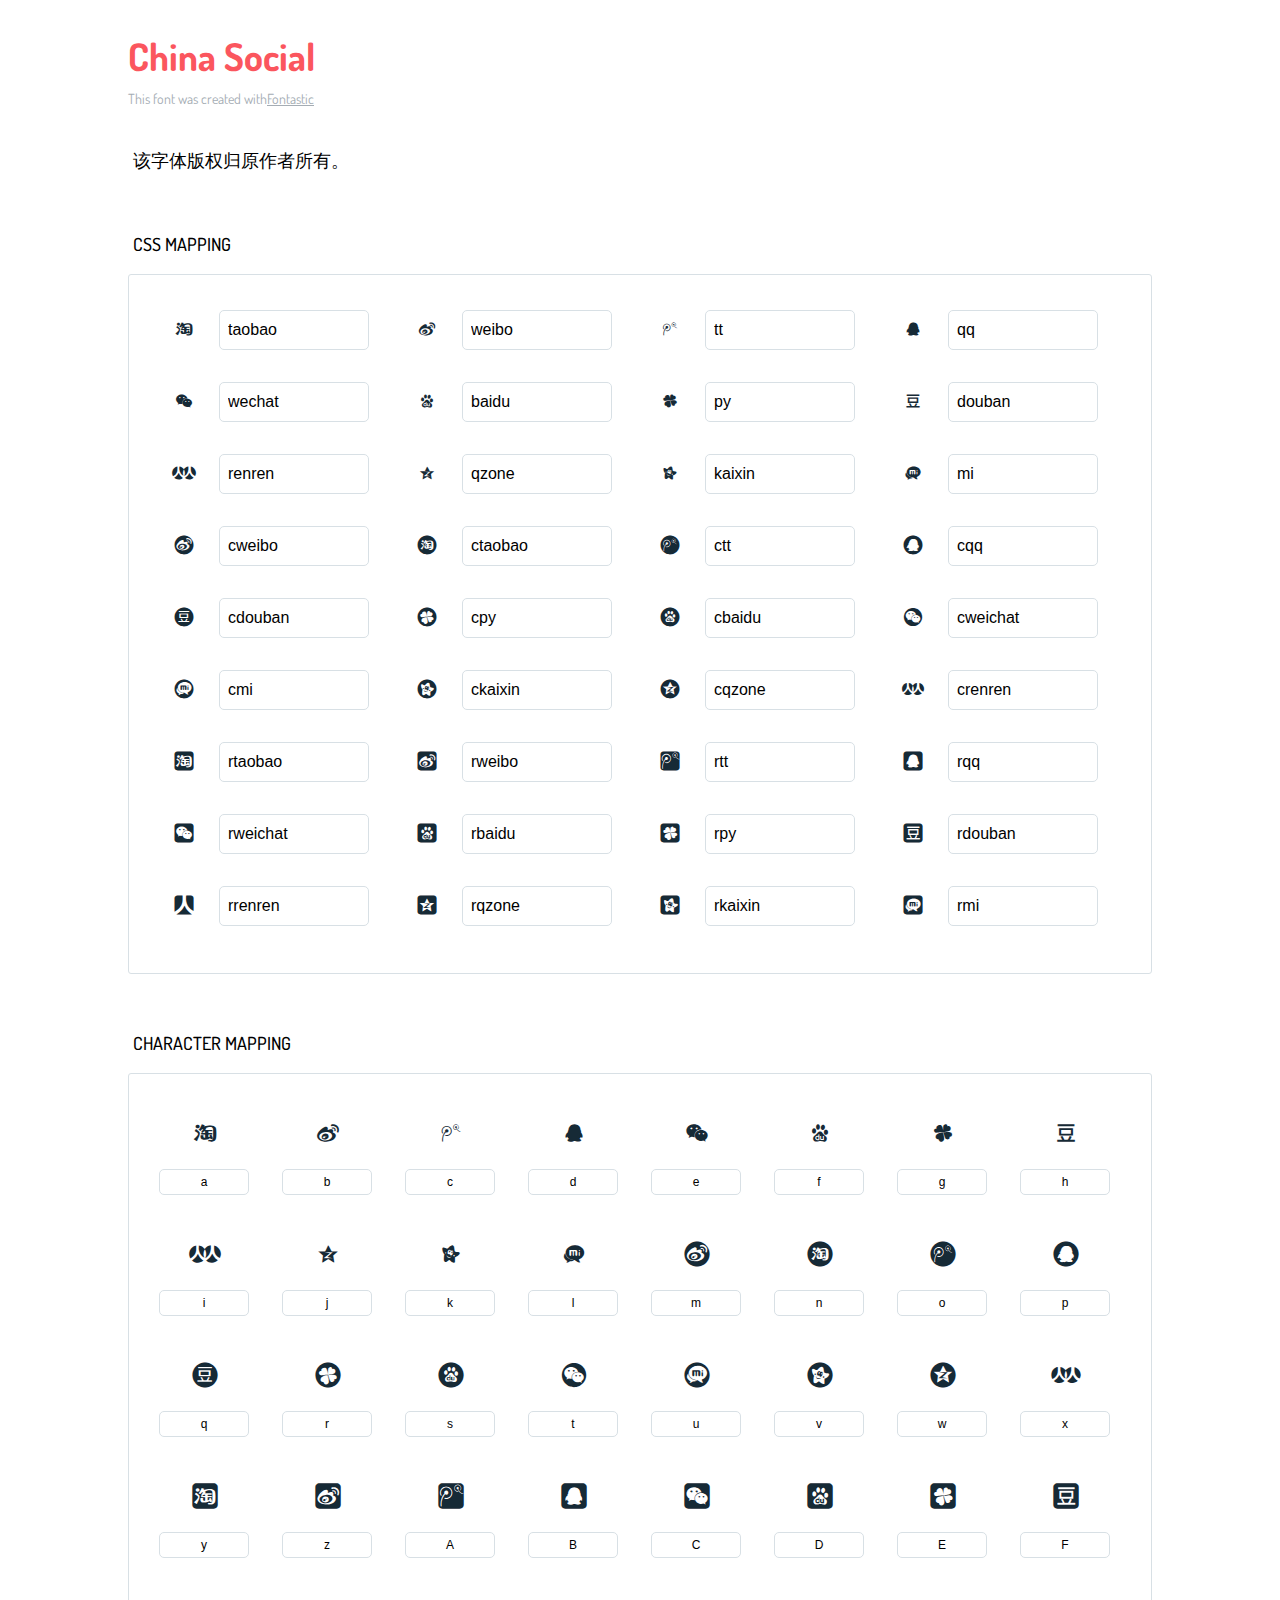
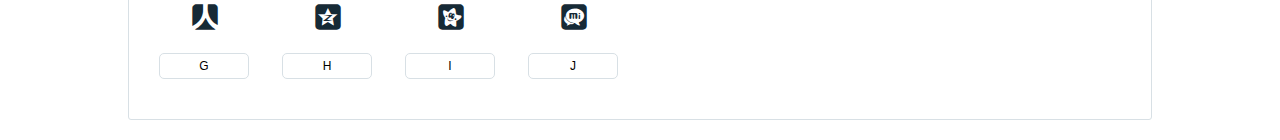
<file: fonts/china-social/readme.html>
<!DOCTYPE html>
<html lang="en">
  <head>
    <meta charset="utf-8">
    <meta http-equiv="X-UA-Compatible" content="IE=edge,chrome=1">
    <meta name="viewport" content="width=device-width,initial-scale=1">
    <title>Font Reference - China Social</title>
    <link href="http://fonts.googleapis.com/css?family=Dosis:400,500,700" rel="stylesheet" type="text/css">
    <link rel="stylesheet" href="../../css/china-social-icon.css">
    <style type="text/css">
      html,body,div,span,applet,object,iframe,h1,h2,h3,h4,h5,h6,p,blockquote,pre,a,abbr,acronym,address,big,cite,code,del,dfn,em,img,ins,kbd,q,s,samp,small,strike,strong,sub,sup,tt,var,dl,dt,dd,ol,ul,li,fieldset,form,label,legend,table,caption,tbody,tfoot,thead,tr,th,td{margin:0;padding:0;border:0;outline:0;font-weight:inherit;font-style:inherit;font-family:inherit;font-size:100%;vertical-align:baseline}
body{line-height:1;color:#000;background:#fff}
ol,ul{list-style:none}
table{border-collapse:separate;border-spacing:0;vertical-align:middle}
caption,th,td{text-align:left;font-weight:normal;vertical-align:middle}
a img{border:none}
*{-webkit-box-sizing:border-box;-moz-box-sizing:border-box;box-sizing:border-box}
body{font-family:'Dosis','Tahoma',sans-serif}
.container{margin:15px auto;width:80%}
h1{margin:40px 0 20px;font-weight:700;font-size:38px;line-height:32px;color:#fb565e}
h2{font-size:18px;padding:0 0 21px 5px;margin:45px 0 0 0;text-transform:uppercase;font-weight:500}
.small{font-size:14px;color:#a5adb4;}
.small a{color:#a5adb4;}
.small a:hover{color:#fb565e}
.glyphs.character-mapping{margin:0 0 20px 0;padding:20px 0 20px 30px;color:rgba(0,0,0,0.5);border:1px solid #d8e0e5;-webkit-border-radius:3px;border-radius:3px;}
.glyphs.character-mapping li{margin:0 30px 20px 0;display:inline-block;width:90px}
.glyphs.character-mapping .icon{margin:10px 0 10px 15px;padding:15px;position:relative;width:55px;height:55px;color:#162a36 !important;overflow:hidden;-webkit-border-radius:3px;border-radius:3px;font-size:32px;}
.glyphs.character-mapping .icon svg{fill:#000}
.glyphs.character-mapping input{margin:0;padding:5px 0;line-height:12px;font-size:12px;display:block;width:100%;border:1px solid #d8e0e5;-webkit-border-radius:5px;border-radius:5px;text-align:center;outline:0;}
.glyphs.character-mapping input:focus{border:1px solid #fbde4a;-webkit-box-shadow:inset 0 0 3px #fbde4a;box-shadow:inset 0 0 3px #fbde4a}
.glyphs.character-mapping input:hover{-webkit-box-shadow:inset 0 0 3px #fbde4a;box-shadow:inset 0 0 3px #fbde4a}
.glyphs.css-mapping{margin:0 0 60px 0;padding:30px 0 20px 30px;color:rgba(0,0,0,0.5);border:1px solid #d8e0e5;-webkit-border-radius:3px;border-radius:3px;}
.glyphs.css-mapping li{margin:0 30px 20px 0;padding:0;display:inline-block;overflow:hidden}
.glyphs.css-mapping .icon{margin:0;margin-right:10px;padding:13px;height:50px;width:50px;color:#162a36 !important;overflow:hidden;float:left;font-size:24px}
.glyphs.css-mapping input{margin:0;margin-top:5px;padding:8px;line-height:16px;font-size:16px;display:block;width:150px;height:40px;border:1px solid #d8e0e5;-webkit-border-radius:5px;border-radius:5px;background:#fff;outline:0;float:right;}
.glyphs.css-mapping input:focus{border:1px solid #fbde4a;-webkit-box-shadow:inset 0 0 3px #fbde4a;box-shadow:inset 0 0 3px #fbde4a}
.glyphs.css-mapping input:hover{-webkit-box-shadow:inset 0 0 3px #fbde4a;box-shadow:inset 0 0 3px #fbde4a}

      
    </style>
  </head>
  <body>
    <div class="container">
      <h1>China Social</h1>
      <p class="small">This font was created with<a href="http://fontastic.me/">Fontastic</a></p>
      <h2>该字体版权归原作者所有。</h2>
      <h2>CSS mapping</h2>
      <ul class="glyphs css-mapping">
        <li>
          <div class="icon cs-icon-taobao"></div>
          <input type="text" readonly="readonly" value="taobao">
        </li>
        <li>
          <div class="icon cs-icon-weibo"></div>
          <input type="text" readonly="readonly" value="weibo">
        </li>
        <li>
          <div class="icon cs-icon-tt"></div>
          <input type="text" readonly="readonly" value="tt">
        </li>
        <li>
          <div class="icon cs-icon-qq"></div>
          <input type="text" readonly="readonly" value="qq">
        </li>
        <li>
          <div class="icon cs-icon-wechat"></div>
          <input type="text" readonly="readonly" value="wechat">
        </li>
        <li>
          <div class="icon cs-icon-baidu"></div>
          <input type="text" readonly="readonly" value="baidu">
        </li>
        <li>
          <div class="icon cs-icon-py"></div>
          <input type="text" readonly="readonly" value="py">
        </li>
        <li>
          <div class="icon cs-icon-douban"></div>
          <input type="text" readonly="readonly" value="douban">
        </li>
        <li>
          <div class="icon cs-icon-renren"></div>
          <input type="text" readonly="readonly" value="renren">
        </li>
        <li>
          <div class="icon cs-icon-qzone"></div>
          <input type="text" readonly="readonly" value="qzone">
        </li>
        <li>
          <div class="icon cs-icon-kaixin"></div>
          <input type="text" readonly="readonly" value="kaixin">
        </li>
        <li>
          <div class="icon cs-icon-mi"></div>
          <input type="text" readonly="readonly" value="mi">
        </li>
        <li>
          <div class="icon cs-icon-cweibo"></div>
          <input type="text" readonly="readonly" value="cweibo">
        </li>
        <li>
          <div class="icon cs-icon-ctaobao"></div>
          <input type="text" readonly="readonly" value="ctaobao">
        </li>
        <li>
          <div class="icon cs-icon-ctt"></div>
          <input type="text" readonly="readonly" value="ctt">
        </li>
        <li>
          <div class="icon cs-icon-cqq"></div>
          <input type="text" readonly="readonly" value="cqq">
        </li>
        <li>
          <div class="icon cs-icon-cdouban"></div>
          <input type="text" readonly="readonly" value="cdouban">
        </li>
        <li>
          <div class="icon cs-icon-cpy"></div>
          <input type="text" readonly="readonly" value="cpy">
        </li>
        <li>
          <div class="icon cs-icon-cbaidu"></div>
          <input type="text" readonly="readonly" value="cbaidu">
        </li>
        <li>
          <div class="icon cs-icon-cweichat"></div>
          <input type="text" readonly="readonly" value="cweichat">
        </li>
        <li>
          <div class="icon cs-icon-cmi"></div>
          <input type="text" readonly="readonly" value="cmi">
        </li>
        <li>
          <div class="icon cs-icon-ckaixin"></div>
          <input type="text" readonly="readonly" value="ckaixin">
        </li>
        <li>
          <div class="icon cs-icon-cqzone"></div>
          <input type="text" readonly="readonly" value="cqzone">
        </li>
        <li>
          <div class="icon cs-icon-crenren"></div>
          <input type="text" readonly="readonly" value="crenren">
        </li>
        <li>
          <div class="icon cs-icon-rtaobao"></div>
          <input type="text" readonly="readonly" value="rtaobao">
        </li>
        <li>
          <div class="icon cs-icon-rweibo"></div>
          <input type="text" readonly="readonly" value="rweibo">
        </li>
        <li>
          <div class="icon cs-icon-rtt"></div>
          <input type="text" readonly="readonly" value="rtt">
        </li>
        <li>
          <div class="icon cs-icon-rqq"></div>
          <input type="text" readonly="readonly" value="rqq">
        </li>
        <li>
          <div class="icon cs-icon-rweichat"></div>
          <input type="text" readonly="readonly" value="rweichat">
        </li>
        <li>
          <div class="icon cs-icon-rbaidu"></div>
          <input type="text" readonly="readonly" value="rbaidu">
        </li>
        <li>
          <div class="icon cs-icon-rpy"></div>
          <input type="text" readonly="readonly" value="rpy">
        </li>
        <li>
          <div class="icon cs-icon-rdouban"></div>
          <input type="text" readonly="readonly" value="rdouban">
        </li>
        <li>
          <div class="icon cs-icon-rrenren"></div>
          <input type="text" readonly="readonly" value="rrenren">
        </li>
        <li>
          <div class="icon cs-icon-rqzone"></div>
          <input type="text" readonly="readonly" value="rqzone">
        </li>
        <li>
          <div class="icon cs-icon-rkaixin"></div>
          <input type="text" readonly="readonly" value="rkaixin">
        </li>
        <li>
          <div class="icon cs-icon-rmi"></div>
          <input type="text" readonly="readonly" value="rmi">
        </li>
      </ul>
      <h2>Character mapping</h2>
      <ul class="glyphs character-mapping">
        <li>
          <div data-icon="a" class="icon"></div>
          <input type="text" readonly="readonly" value="a">
        </li>
        <li>
          <div data-icon="b" class="icon"></div>
          <input type="text" readonly="readonly" value="b">
        </li>
        <li>
          <div data-icon="c" class="icon"></div>
          <input type="text" readonly="readonly" value="c">
        </li>
        <li>
          <div data-icon="d" class="icon"></div>
          <input type="text" readonly="readonly" value="d">
        </li>
        <li>
          <div data-icon="e" class="icon"></div>
          <input type="text" readonly="readonly" value="e">
        </li>
        <li>
          <div data-icon="f" class="icon"></div>
          <input type="text" readonly="readonly" value="f">
        </li>
        <li>
          <div data-icon="g" class="icon"></div>
          <input type="text" readonly="readonly" value="g">
        </li>
        <li>
          <div data-icon="h" class="icon"></div>
          <input type="text" readonly="readonly" value="h">
        </li>
        <li>
          <div data-icon="i" class="icon"></div>
          <input type="text" readonly="readonly" value="i">
        </li>
        <li>
          <div data-icon="j" class="icon"></div>
          <input type="text" readonly="readonly" value="j">
        </li>
        <li>
          <div data-icon="k" class="icon"></div>
          <input type="text" readonly="readonly" value="k">
        </li>
        <li>
          <div data-icon="l" class="icon"></div>
          <input type="text" readonly="readonly" value="l">
        </li>
        <li>
          <div data-icon="m" class="icon"></div>
          <input type="text" readonly="readonly" value="m">
        </li>
        <li>
          <div data-icon="n" class="icon"></div>
          <input type="text" readonly="readonly" value="n">
        </li>
        <li>
          <div data-icon="o" class="icon"></div>
          <input type="text" readonly="readonly" value="o">
        </li>
        <li>
          <div data-icon="p" class="icon"></div>
          <input type="text" readonly="readonly" value="p">
        </li>
        <li>
          <div data-icon="q" class="icon"></div>
          <input type="text" readonly="readonly" value="q">
        </li>
        <li>
          <div data-icon="r" class="icon"></div>
          <input type="text" readonly="readonly" value="r">
        </li>
        <li>
          <div data-icon="s" class="icon"></div>
          <input type="text" readonly="readonly" value="s">
        </li>
        <li>
          <div data-icon="t" class="icon"></div>
          <input type="text" readonly="readonly" value="t">
        </li>
        <li>
          <div data-icon="u" class="icon"></div>
          <input type="text" readonly="readonly" value="u">
        </li>
        <li>
          <div data-icon="v" class="icon"></div>
          <input type="text" readonly="readonly" value="v">
        </li>
        <li>
          <div data-icon="w" class="icon"></div>
          <input type="text" readonly="readonly" value="w">
        </li>
        <li>
          <div data-icon="x" class="icon"></div>
          <input type="text" readonly="readonly" value="x">
        </li>
        <li>
          <div data-icon="y" class="icon"></div>
          <input type="text" readonly="readonly" value="y">
        </li>
        <li>
          <div data-icon="z" class="icon"></div>
          <input type="text" readonly="readonly" value="z">
        </li>
        <li>
          <div data-icon="A" class="icon"></div>
          <input type="text" readonly="readonly" value="A">
        </li>
        <li>
          <div data-icon="B" class="icon"></div>
          <input type="text" readonly="readonly" value="B">
        </li>
        <li>
          <div data-icon="C" class="icon"></div>
          <input type="text" readonly="readonly" value="C">
        </li>
        <li>
          <div data-icon="D" class="icon"></div>
          <input type="text" readonly="readonly" value="D">
        </li>
        <li>
          <div data-icon="E" class="icon"></div>
          <input type="text" readonly="readonly" value="E">
        </li>
        <li>
          <div data-icon="F" class="icon"></div>
          <input type="text" readonly="readonly" value="F">
        </li>
        <li>
          <div data-icon="G" class="icon"></div>
          <input type="text" readonly="readonly" value="G">
        </li>
        <li>
          <div data-icon="H" class="icon"></div>
          <input type="text" readonly="readonly" value="H">
        </li>
        <li>
          <div data-icon="I" class="icon"></div>
          <input type="text" readonly="readonly" value="I">
        </li>
        <li>
          <div data-icon="J" class="icon"></div>
          <input type="text" readonly="readonly" value="J">
        </li>
      </ul>
    </div><script type="text/javascript">
(function() {
  var glyphs, _i, _len, _ref;

  _ref = document.getElementsByClassName('glyphs');
  for (_i = 0, _len = _ref.length; _i < _len; _i++) {
    glyphs = _ref[_i];
    glyphs.addEventListener('click', function(event) {
      if (event.target.tagName === 'INPUT') {
        return event.target.select();
      }
    });
  }

}).call(this);
</script>
  </body>
</html>
</file>
<file: css/highlight.css>
.article-content pre,
.article-content .highlight,
.article-content .highlight pre {
  background: #eee;
  margin: 0.5em 0;
  padding: 0.5em 2%;
  color: #4d4d4c;
  line-height: 1.2;
  font-size: 0.8em;
  -webkit-border-radius: 0.35em;
  border-radius: 0.35em;
  word-wrap: break-word;
}
@media phone {
  .article-content pre,
  .article-content .highlight,
  .article-content .highlight pre {
    font-size: 0.9em;
  }
}
.article-content .highlight .gutter pre,
.article-content .gist .gist-file .gist-data .line-numbers {
  color: #999;
  font-size: 0.8em;
}
@media phone {
  .article-content .highlight .gutter pre,
  .article-content .gist .gist-file .gist-data .line-numbers {
    font-size: 0.9em;
    line-height: 1.2;
  }
}
.article-content pre {
  font-family: Consolas, Menlo, Monaco, Lucida Console, Liberation Mono, DejaVu Sans Mono, Bitstream Vera Sans Mono, Courier New, monospace, serif;
}
.article-content .highlight {
  overflow: auto;
  font-size: 1em;
}
@media phone {
  .article-content .highlight {
    font-size: 0.9em;
  }
}
.article-content .highlight pre {
  border: none;
  margin: 0;
  padding: 0;
}
.article-content .highlight table {
  margin: 0;
  width: auto;
}
.article-content .highlight td {
  border: none;
  padding: 0;
}
.article-content .highlight figcaption {
  font-size: 0.85em;
  text-align: left;
  color: #8e908c;
  line-height: 1em;
  padding: 0.5em 0;
  margin-bottom: 0.5em;
}
.article-content .highlight figcaption a {
  float: right;
}
.article-content .highlight .gutter pre {
  text-align: right;
  padding-right: 1.5em;
}
.article-content .highlight .line {
  height: 20px;
}
.article-content .gist {
  margin: 0.5em 0;
  background: #eee;
  padding: 1em 2%;
  -webkit-border-radius: 0.35em;
  border-radius: 0.35em;
}
.article-content .gist .gist-file {
  border: none;
  font-family: Consolas, Menlo, Monaco, Lucida Console, Liberation Mono, DejaVu Sans Mono, Bitstream Vera Sans Mono, Courier New, monospace, serif;
  margin: 0;
}
.article-content .gist .gist-file .gist-data {
  background: none;
  border: none;
}
.article-content .gist .gist-file .gist-data .line-numbers {
  background: none;
  border: none;
  padding: 0 1.5em 0 0;
}
.article-content .gist .gist-file .gist-data .line-data {
  padding: 0 !important;
}
.article-content .gist .gist-file .highlight {
  margin: 0;
  padding: 0;
  border: none;
  background: #eee;
}
.article-content .gist .gist-file .gist-meta {
  background: #eee;
  color: #8e908c;
  font: 0.85em font-serif;
  text-shadow: 0 0;
  padding: 0;
  margin-top: 1em;
}
.article-content .gist .gist-file .gist-meta a {
  color: color-blue;
  font-weight: normal;
}
.article-content .gist .gist-file .gist-meta a:hover {
  color: color-theme;
}
pre .comment,
pre .title {
  color: #8e908c;
}
pre .variable,
pre .attribute,
pre .tag,
pre .regexp,
pre .ruby .constant,
pre .xml .tag .title,
pre .xml .pi,
pre .xml .doctype,
pre .html .doctype,
pre .css .id,
pre .css .class,
pre .css .pseudo {
  color: #c82829;
}
pre .number,
pre .preprocessor,
pre .built_in,
pre .literal,
pre .params,
pre .constant {
  color: #f5871f;
}
pre .class,
pre .ruby .class .title,
pre .css .rules .attribute {
  color: #718c00;
}
pre .string,
pre .value,
pre .inheritance,
pre .header,
pre .ruby .symbol,
pre .xml .cdata {
  color: #718c00;
}
pre .css .hexcolor {
  color: #3e999f;
}
pre .function,
pre .python .decorator,
pre .python .title,
pre .ruby .function .title,
pre .ruby .title .keyword,
pre .perl .sub,
pre .javascript .title,
pre .coffeescript .title {
  color: #4271ae;
}
pre .keyword,
pre .javascript .function {
  color: #8959a8;
}
</file>
<file: css/archive.css>
.archive-meta h3 {
    line-height: 2.0;
}

.archive-meta sup {
    font-size: 10px;
    -moz-border-radius: 5px; 
    -webkit-border-radius: 5px; 
    border-radius: 5px;
    background: #ddd none repeat scroll 0 0;
    vertical-align: top;
}

.archive-meta span {
    margin-right: 20px;
}

.archive-meta .archive-list-count::before {
    content: " (";
}

.archive-meta .archive-list-count::after {
    content: ")";
}
</file>
<file: css/china-social-icon.css>
@charset "UTF-8";

@font-face {
  font-family: "china-social";
  src:url("../fonts/china-social/china-social.eot");
  src:url("../fonts/china-social/china-social.eot?#iefix") format("embedded-opentype"),
    url("../fonts/china-social/china-social.woff") format("woff"),
    url("../fonts/china-social/china-social.ttf") format("truetype"),
    url("../fonts/china-social/china-social.svg#china-social") format("svg");
  font-weight: normal;
  font-style: normal;

}

[data-icon]:before {
  font-family: "china-social" !important;
  content: attr(data-icon);
  font-style: normal !important;
  font-weight: normal !important;
  font-variant: normal !important;
  text-transform: none !important;
  speak: none;
  line-height: 1;
  -webkit-font-smoothing: antialiased;
  -moz-osx-font-smoothing: grayscale;
}

[class^="cs-icon-"]:before,
[class*=" cs-icon-"]:before {
  font-family: "china-social" !important;
  font-style: normal !important;
  font-weight: normal !important;
  font-variant: normal !important;
  text-transform: none !important;
  speak: none;
  line-height: 1;
  -webkit-font-smoothing: antialiased;
  -moz-osx-font-smoothing: grayscale;
}

.cs-icon-taobao:before {
  content: "a";
}
.cs-icon-weibo:before {
  content: "b";
}
.cs-icon-tt:before {
  content: "c";
}
.cs-icon-qq:before {
  content: "d";
}
.cs-icon-wechat:before {
  content: "e";
}
.cs-icon-baidu:before {
  content: "f";
}
.cs-icon-py:before {
  content: "g";
}
.cs-icon-douban:before {
  content: "h";
}
.cs-icon-renren:before {
  content: "i";
}
.cs-icon-qzone:before {
  content: "j";
}
.cs-icon-kaixin:before {
  content: "k";
}
.cs-icon-mi:before {
  content: "l";
}
.cs-icon-cweibo:before {
  content: "m";
}
.cs-icon-ctaobao:before {
  content: "n";
}
.cs-icon-ctt:before {
  content: "o";
}
.cs-icon-cqq:before {
  content: "p";
}
.cs-icon-cdouban:before {
  content: "q";
}
.cs-icon-cpy:before {
  content: "r";
}
.cs-icon-cbaidu:before {
  content: "s";
}
.cs-icon-cweichat:before {
  content: "t";
}
.cs-icon-cmi:before {
  content: "u";
}
.cs-icon-ckaixin:before {
  content: "v";
}
.cs-icon-cqzone:before {
  content: "w";
}
.cs-icon-crenren:before {
  content: "x";
}
.cs-icon-rtaobao:before {
  content: "y";
}
.cs-icon-rweibo:before {
  content: "z";
}
.cs-icon-rtt:before {
  content: "A";
}
.cs-icon-rqq:before {
  content: "B";
}
.cs-icon-rweichat:before {
  content: "C";
}
.cs-icon-rbaidu:before {
  content: "D";
}
.cs-icon-rpy:before {
  content: "E";
}
.cs-icon-rdouban:before {
  content: "F";
}
.cs-icon-rrenren:before {
  content: "G";
}
.cs-icon-rqzone:before {
  content: "H";
}
.cs-icon-rkaixin:before {
  content: "I";
}
.cs-icon-rmi:before {
  content: "J";
}
</file>
<file: css/uno.css>
/*@import 'http://fonts.googleapis.com/css?family=Raleway:400,700|Roboto+Slab:300,400)';*/

/* http://meyerweb.com/eric/tools/css/reset/
   v2.0 | 20110126
   License: none (public domain)
*/
@import url(../css/animate.css);
html, body, div, span, applet, object, iframe, h1, h2, h3, h4, h5, h6, p, blockquote, pre, a, abbr, acronym, address, big, cite, code, del, dfn, em, img, ins, kbd, q, s, samp, small, strike, strong, sub, sup, tt, var, b, u, i, center, dl, dt, dd, ol, ul, li, fieldset, form, label, legend, table, caption, tbody, tfoot, thead, tr, th, td, article, aside, canvas, details, embed, figure, figcaption, footer, header, hgroup, menu, nav, output, ruby, section, summary, time, mark, audio, video {
  margin: 0;
  padding: 0;
  border: 0;
  font-size: 100%;
  font: inherit;
  vertical-align: baseline; }

/* HTML5 display-role reset for older browsers */
article, aside, details, figcaption, figure, footer, header, hgroup, menu, nav, section {
  display: block; }

body {
  line-height: 1; }

ol, ul {
  list-style: none; }

blockquote, q {
  quotes: none; }

blockquote:before, blockquote:after {
  content: '';
  content: none; }

q:before, q:after {
  content: '';
  content: none; }



body {
  width: 100%;
  *zoom: 1; }
  body:before, body:after {
    content: "";
    display: table; }
  body:after {
    clear: both; }

/*
 * Foundation Icons v 3.0
 * Made by ZURB 2013 http://zurb.com/playground/foundation-icon-fonts-3
 * MIT License
 */
@font-face {
  font-family: "foundation-icons";
  src: url("../fonts/foundation-icons/foundation-icons.eot");
  src: url("../fonts/foundation-icons/foundation-icons.eot?#iefix") format("embedded-opentype"), url("../fonts/foundation-icons/foundation-icons.woff") format("woff"), url("../fonts/foundation-icons/foundation-icons.ttf") format("truetype"), url("../fonts/foundation-icons/foundation-icons.svg#fontcustom") format("svg");
  font-weight: normal;
  font-style: normal; }
.icon:before {
  font-family: "foundation-icons";
  font-style: normal;
  font-weight: normal;
  font-variant: normal;
  text-transform: none;
  line-height: 1;
  -webkit-font-smoothing: antialiased;
  display: inline-block;
  text-decoration: inherit; }

.icon-address-book:before {
  content: "\f100"; }

.icon-alert:before {
  content: "\f101"; }

.icon-align-center:before {
  content: "\f102"; }

.icon-align-justify:before {
  content: "\f103"; }

.icon-align-left:before {
  content: "\f104"; }

.icon-align-right:before {
  content: "\f105"; }

.icon-anchor:before {
  content: "\f106"; }

.icon-annotate:before {
  content: "\f107"; }

.icon-archive:before {
  content: "\f108"; }

.icon-arrow-down:before {
  content: "\f109"; }

.icon-arrow-left:before {
  content: "\f10a"; }

.icon-arrow-right:before {
  content: "\f10b"; }

.icon-arrow-up:before {
  content: "\f10c"; }

.icon-arrows-compress:before {
  content: "\f10d"; }

.icon-arrows-expand:before {
  content: "\f10e"; }

.icon-arrows-in:before {
  content: "\f10f"; }

.icon-arrows-out:before {
  content: "\f110"; }

.icon-asl:before {
  content: "\f111"; }

.icon-asterisk:before {
  content: "\f112"; }

.icon-at-sign:before {
  content: "\f113"; }

.icon-background-color:before {
  content: "\f114"; }

.icon-battery-empty:before {
  content: "\f115"; }

.icon-battery-full:before {
  content: "\f116"; }

.icon-battery-half:before {
  content: "\f117"; }

.icon-bitcoin-circle:before {
  content: "\f118"; }

.icon-bitcoin:before {
  content: "\f119"; }

.icon-blind:before {
  content: "\f11a"; }

.icon-bluetooth:before {
  content: "\f11b"; }

.icon-bold:before {
  content: "\f11c"; }

.icon-book-bookmark:before {
  content: "\f11d"; }

.icon-book:before {
  content: "\f11e"; }

.icon-bookmark:before {
  content: "\f11f"; }

.icon-braille:before {
  content: "\f120"; }

.icon-burst-new:before {
  content: "\f121"; }

.icon-burst-sale:before {
  content: "\f122"; }

.icon-burst:before {
  content: "\f123"; }

.icon-calendar:before {
  content: "\f124"; }

.icon-camera:before {
  content: "\f125"; }

.icon-check:before {
  content: "\f126"; }

.icon-checkbox:before {
  content: "\f127"; }

.icon-clipboard-notes:before {
  content: "\f128"; }

.icon-clipboard-pencil:before {
  content: "\f129"; }

.icon-clipboard:before {
  content: "\f12a"; }

.icon-clock:before {
  content: "\f12b"; }

.icon-closed-caption:before {
  content: "\f12c"; }

.icon-cloud:before {
  content: "\f12d"; }

.icon-comment-minus:before {
  content: "\f12e"; }

.icon-comment-quotes:before {
  content: "\f12f"; }

.icon-comment-video:before {
  content: "\f130"; }

.icon-comment:before {
  content: "\f131"; }

.icon-comments:before {
  content: "\f132"; }

.icon-compass:before {
  content: "\f133"; }

.icon-contrast:before {
  content: "\f134"; }

.icon-credit-card:before {
  content: "\f135"; }

.icon-crop:before {
  content: "\f136"; }

.icon-crown:before {
  content: "\f137"; }

.icon-css3:before {
  content: "\f138"; }

.icon-database:before {
  content: "\f139"; }

.icon-die-five:before {
  content: "\f13a"; }

.icon-die-four:before {
  content: "\f13b"; }

.icon-die-one:before {
  content: "\f13c"; }

.icon-die-six:before {
  content: "\f13d"; }

.icon-die-three:before {
  content: "\f13e"; }

.icon-die-two:before {
  content: "\f13f"; }

.icon-dislike:before {
  content: "\f140"; }

.icon-dollar-bill:before {
  content: "\f141"; }

.icon-dollar:before {
  content: "\f142"; }

.icon-download:before {
  content: "\f143"; }

.icon-eject:before {
  content: "\f144"; }

.icon-elevator:before {
  content: "\f145"; }

.icon-euro:before {
  content: "\f146"; }

.icon-eye:before {
  content: "\f147"; }

.icon-fast-forward:before {
  content: "\f148"; }

.icon-female-symbol:before {
  content: "\f149"; }

.icon-female:before {
  content: "\f14a"; }

.icon-filter:before {
  content: "\f14b"; }

.icon-first-aid:before {
  content: "\f14c"; }

.icon-flag:before {
  content: "\f14d"; }

.icon-folder-add:before {
  content: "\f14e"; }

.icon-folder-lock:before {
  content: "\f14f"; }

.icon-folder:before {
  content: "\f150"; }

.icon-foot:before {
  content: "\f151"; }

.icon-foundation:before {
  content: "\f152"; }

.icon-graph-bar:before {
  content: "\f153"; }

.icon-graph-horizontal:before {
  content: "\f154"; }

.icon-graph-pie:before {
  content: "\f155"; }

.icon-graph-trend:before {
  content: "\f156"; }

.icon-guide-dog:before {
  content: "\f157"; }

.icon-hearing-aid:before {
  content: "\f158"; }

.icon-heart:before {
  content: "\f159"; }

.icon-home:before {
  content: "\f15a"; }

.icon-html5:before {
  content: "\f15b"; }

.icon-indent-less:before {
  content: "\f15c"; }

.icon-indent-more:before {
  content: "\f15d"; }

.icon-info:before {
  content: "\f15e"; }

.icon-italic:before {
  content: "\f15f"; }

.icon-key:before {
  content: "\f160"; }

.icon-laptop:before {
  content: "\f161"; }

.icon-layout:before {
  content: "\f162"; }

.icon-lightbulb:before {
  content: "\f163"; }

.icon-like:before {
  content: "\f164"; }

.icon-link:before {
  content: "\f165"; }

.icon-list-bullet:before {
  content: "\f166"; }

.icon-list-number:before {
  content: "\f167"; }

.icon-list-thumbnails:before {
  content: "\f168"; }

.icon-list:before {
  content: "\f169"; }

.icon-lock:before {
  content: "\f16a"; }

.icon-loop:before {
  content: "\f16b"; }

.icon-magnifying-glass:before {
  content: "\f16c"; }

.icon-mail:before {
  content: "\f16d"; }

.icon-male-female:before {
  content: "\f16e"; }

.icon-male-symbol:before {
  content: "\f16f"; }

.icon-male:before {
  content: "\f170"; }

.icon-map:before {
  content: "\f171"; }

.icon-marker:before {
  content: "\f172"; }

.icon-megaphone:before {
  content: "\f173"; }

.icon-microphone:before {
  content: "\f174"; }

.icon-minus-circle:before {
  content: "\f175"; }

.icon-minus:before {
  content: "\f176"; }

.icon-mobile-signal:before {
  content: "\f177"; }

.icon-mobile:before {
  content: "\f178"; }

.icon-monitor:before {
  content: "\f179"; }

.icon-mountains:before {
  content: "\f17a"; }

.icon-music:before {
  content: "\f17b"; }

.icon-next:before {
  content: "\f17c"; }

.icon-no-dogs:before {
  content: "\f17d"; }

.icon-no-smoking:before {
  content: "\f17e"; }

.icon-page-add:before {
  content: "\f17f"; }

.icon-page-copy:before {
  content: "\f180"; }

.icon-page-csv:before {
  content: "\f181"; }

.icon-page-delete:before {
  content: "\f182"; }

.icon-page-doc:before {
  content: "\f183"; }

.icon-page-edit:before {
  content: "\f184"; }

.icon-page-export-csv:before {
  content: "\f185"; }

.icon-page-export-doc:before {
  content: "\f186"; }

.icon-page-export-pdf:before {
  content: "\f187"; }

.icon-page-export:before {
  content: "\f188"; }

.icon-page-filled:before {
  content: "\f189"; }

.icon-page-multiple:before {
  content: "\f18a"; }

.icon-page-pdf:before {
  content: "\f18b"; }

.icon-page-remove:before {
  content: "\f18c"; }

.icon-page-search:before {
  content: "\f18d"; }

.icon-page:before {
  content: "\f18e"; }

.icon-paint-bucket:before {
  content: "\f18f"; }

.icon-paperclip:before {
  content: "\f190"; }

.icon-pause:before {
  content: "\f191"; }

.icon-paw:before {
  content: "\f192"; }

.icon-paypal:before {
  content: "\f193"; }

.icon-pencil:before {
  content: "\f194"; }

.icon-photo:before {
  content: "\f195"; }

.icon-play-circle:before {
  content: "\f196"; }

.icon-play-video:before {
  content: "\f197"; }

.icon-play:before {
  content: "\f198"; }

.icon-plus:before {
  content: "\f199"; }

.icon-pound:before {
  content: "\f19a"; }

.icon-power:before {
  content: "\f19b"; }

.icon-previous:before {
  content: "\f19c"; }

.icon-price-tag:before {
  content: "\f19d"; }

.icon-pricetag-multiple:before {
  content: "\f19e"; }

.icon-print:before {
  content: "\f19f"; }

.icon-prohibited:before {
  content: "\f1a0"; }

.icon-projection-screen:before {
  content: "\f1a1"; }

.icon-puzzle:before {
  content: "\f1a2"; }

.icon-quote:before {
  content: "\f1a3"; }

.icon-record:before {
  content: "\f1a4"; }

.icon-refresh:before {
  content: "\f1a5"; }

.icon-results-demographics:before {
  content: "\f1a6"; }

.icon-results:before {
  content: "\f1a7"; }

.icon-rewind-ten:before {
  content: "\f1a8"; }

.icon-rewind:before {
  content: "\f1a9"; }

.icon-rss:before {
  content: "\f1aa"; }

.icon-safety-cone:before {
  content: "\f1ab"; }

.icon-save:before {
  content: "\f1ac"; }

.icon-share:before {
  content: "\f1ad"; }

.icon-sheriff-badge:before {
  content: "\f1ae"; }

.icon-shield:before {
  content: "\f1af"; }

.icon-shopping-bag:before {
  content: "\f1b0"; }

.icon-shopping-cart:before {
  content: "\f1b1"; }

.icon-shuffle:before {
  content: "\f1b2"; }

.icon-skull:before {
  content: "\f1b3"; }

.icon-social-500px:before {
  content: "\f1b4"; }

.icon-social-adobe:before {
  content: "\f1b5"; }

.icon-social-amazon:before {
  content: "\f1b6"; }

.icon-social-android:before {
  content: "\f1b7"; }

.icon-social-apple:before {
  content: "\f1b8"; }

.icon-social-behance:before {
  content: "\f1b9"; }

.icon-social-bing:before {
  content: "\f1ba"; }

.icon-social-blogger:before {
  content: "\f1bb"; }

.icon-social-delicious:before {
  content: "\f1bc"; }

.icon-social-designer-news:before {
  content: "\f1bd"; }

.icon-social-deviant-art:before {
  content: "\f1be"; }

.icon-social-digg:before {
  content: "\f1bf"; }

.icon-social-dribbble:before {
  content: "\f1c0"; }

.icon-social-drive:before {
  content: "\f1c1"; }

.icon-social-dropbox:before {
  content: "\f1c2"; }

.icon-social-evernote:before {
  content: "\f1c3"; }

.icon-social-facebook:before {
  content: "\f1c4"; }

.icon-social-flickr:before {
  content: "\f1c5"; }

.icon-social-forrst:before {
  content: "\f1c6"; }

.icon-social-foursquare:before {
  content: "\f1c7"; }

.icon-social-game-center:before {
  content: "\f1c8"; }

.icon-social-github:before {
  content: "\f1c9"; }

.icon-social-google-plus:before {
  content: "\f1ca"; }

.icon-social-hacker-news:before {
  content: "\f1cb"; }

.icon-social-hi5:before {
  content: "\f1cc"; }

.icon-social-instagram:before {
  content: "\f1cd"; }

.icon-social-joomla:before {
  content: "\f1ce"; }

.icon-social-lastfm:before {
  content: "\f1cf"; }

.icon-social-linkedin:before {
  content: "\f1d0"; }

.icon-social-medium:before {
  content: "\f1d1"; }

.icon-social-myspace:before {
  content: "\f1d2"; }

.icon-social-orkut:before {
  content: "\f1d3"; }

.icon-social-path:before {
  content: "\f1d4"; }

.icon-social-picasa:before {
  content: "\f1d5"; }

.icon-social-pinterest:before {
  content: "\f1d6"; }

.icon-social-rdio:before {
  content: "\f1d7"; }

.icon-social-reddit:before {
  content: "\f1d8"; }

.icon-social-skillshare:before {
  content: "\f1d9"; }

.icon-social-skype:before {
  content: "\f1da"; }

.icon-social-smashing-mag:before {
  content: "\f1db"; }

.icon-social-snapchat:before {
  content: "\f1dc"; }

.icon-social-spotify:before {
  content: "\f1dd"; }

.icon-social-squidoo:before {
  content: "\f1de"; }

.icon-social-stack-overflow:before {
  content: "\f1df"; }

.icon-social-steam:before {
  content: "\f1e0"; }

.icon-social-stumbleupon:before {
  content: "\f1e1"; }

.icon-social-treehouse:before {
  content: "\f1e2"; }

.icon-social-tumblr:before {
  content: "\f1e3"; }

.icon-social-twitter:before {
  content: "\f1e4"; }

.icon-social-vimeo:before {
  content: "\f1e5"; }

.icon-social-windows:before {
  content: "\f1e6"; }

.icon-social-xbox:before {
  content: "\f1e7"; }

.icon-social-yahoo:before {
  content: "\f1e8"; }

.icon-social-yelp:before {
  content: "\f1e9"; }

.icon-social-youtube:before {
  content: "\f1ea"; }

.icon-social-zerply:before {
  content: "\f1eb"; }

.icon-social-zurb:before {
  content: "\f1ec"; }

.icon-sound:before {
  content: "\f1ed"; }

.icon-star:before {
  content: "\f1ee"; }

.icon-stop:before {
  content: "\f1ef"; }

.icon-strikethrough:before {
  content: "\f1f0"; }

.icon-subscript:before {
  content: "\f1f1"; }

.icon-superscript:before {
  content: "\f1f2"; }

.icon-tablet-landscape:before {
  content: "\f1f3"; }

.icon-tablet-portrait:before {
  content: "\f1f4"; }

.icon-target-two:before {
  content: "\f1f5"; }

.icon-target:before {
  content: "\f1f6"; }

.icon-telephone-accessible:before {
  content: "\f1f7"; }

.icon-telephone:before {
  content: "\f1f8"; }

.icon-text-color:before {
  content: "\f1f9"; }

.icon-thumbnails:before {
  content: "\f1fa"; }

.icon-ticket:before {
  content: "\f1fb"; }

.icon-torso-business:before {
  content: "\f1fc"; }

.icon-torso-female:before {
  content: "\f1fd"; }

.icon-torso:before {
  content: "\f1fe"; }

.icon-torsos-all-female:before {
  content: "\f1ff"; }

.icon-torsos-all:before {
  content: "\f200"; }

.icon-torsos-female-male:before {
  content: "\f201"; }

.icon-torsos-male-female:before {
  content: "\f202"; }

.icon-torsos:before {
  content: "\f203"; }

.icon-trash:before {
  content: "\f204"; }

.icon-trees:before {
  content: "\f205"; }

.icon-trophy:before {
  content: "\f206"; }

.icon-underline:before {
  content: "\f207"; }

.icon-universal-access:before {
  content: "\f208"; }

.icon-unlink:before {
  content: "\f209"; }

.icon-unlock:before {
  content: "\f20a"; }

.icon-upload-cloud:before {
  content: "\f20b"; }

.icon-upload:before {
  content: "\f20c"; }

.icon-usb:before {
  content: "\f20d"; }

.icon-video:before {
  content: "\f20e"; }

.icon-volume-none:before {
  content: "\f20f"; }

.icon-volume-strike:before {
  content: "\f210"; }

.icon-volume:before {
  content: "\f211"; }

.icon-web:before {
  content: "\f212"; }

.icon-wheelchair:before {
  content: "\f213"; }

.icon-widget:before {
  content: "\f214"; }

.icon-wrench:before {
  content: "\f215"; }

.icon-x-circle:before {
  content: "\f216"; }

.icon-x:before {
  content: "\f217"; }

.icon-yen:before {
  content: "\f218"; }

.icon-zoom-in:before {
  content: "\f219"; }

.icon-zoom-out:before {
  content: "\f21a"; }

html, body {
  height: 100%; }

html {
  height: 100%;
  max-height: 100%; }

body {
  /*font-family: "Raleway", sans-serif;*/
  font-family:  "Raleway",Verdana,sans-serif,宋体, serif, "Droid Serif", Helvetica Neue, Helvetica, Arial;
  font-size: 1em;
  color: #666666; }

::selection {
  background: #fae3df; }

::-moz-selection {
  background: #fae3df; }

a {
  text-decoration: none;
  color: #006699; }
  a:hover {
    color: green;
    -o-transition: .5s;
    -ms-transition: .5s;
    -moz-transition: .5s;
    -webkit-transition: .5s; }

h1,
h2,
h3,
h4,
h5,
h5 {
  margin-top: .8em;
  margin-bottom: .4em;
  /*font-family: "Roboto Slab", serif;*/
  font-family: "Raleway",Verdana,sans-serif,宋体, serif, "Droid Serif", Helvetica Neue, Helvetica, Arial;
  font-weight: lighter;
  color: #333333;
  -webkit-font-smoothing: antialiased; }

h1 {
  margin-top: 0;
  font-size: 3.2em;
  line-height: 1.2em;
  letter-spacing: .05em; }

h2 {
  font-size: 2.2em; }

h3 {
  font-size: 1.8em; }

h4 {
  font-size: 1.4em; }

h4 {
  font-size: 1.2em; }

h5 {
  font-size: 1em; }

p {
  margin-bottom: 1.3em;
  line-height: 1.7em; }

strong {
  font-weight: bold; }

em {
  font-style: italic; }

blockquote {
  margin: 1em 0;
  padding: 1em 0;
  background: #f8f8f8;
  border: 1px solid #eeeeee;
  border-radius: 3px;
  /*font-family: "Roboto Slab", serif;*/
  font-family:  "Raleway",Verdana,sans-serif,宋体, serif, "Droid Serif", Helvetica Neue, Helvetica, Arial;
  font-weight: lighter;
  font-style: italic;
  font-size: 1.0em;
  /*text-align: center;*/ }
  blockquote p:last-child {
    margin-bottom: 0; }

ol, ul {
  margin: 0 0 1.3em 2.5em; }
  ol li, ul li {
    margin: 0 0 .2em 0;
    line-height: 1.6em; }
  ol ol, ol ul, ul ol, ul ul {
    margin: .1em 0 .2em 2em; }

ol {
  list-style-type: decimal; }

ul {
  list-style-type: disc; }

code {
  padding: 2px 4px;
  background-color: #f8f8f8;
  color: #d14;
  border: none;
  word-wrap: break-word;
  border-radius: 3px;
  font-family: Consolas, Menlo, Monaco, Lucida Console, Liberation Mono, DejaVu Sans Mono, Bitstream Vera Sans Mono, Courier New, monospace, serif;
  font-size: .85em; }


.date,
.time,
.author,
.tags {
  font-size: .8em;
  color: #c7c7c7; }
  .date a,
  .time a,
  .author a,
  .tags a {
    color: #666666; }
    .date a:hover,
    .time a:hover,
    .author a:hover,
    .tags a:hover {
      color: #006699; }

.excerpt {
  margin: 0;
  font-size: .9em;
  color: #999999; }

.intro {
  font-family: "Roboto Slab", serif;
  font-size: 1.2em;
  font-weight: lighter;
  color: #999999; }

.block-heading {
  display: inline;
  float: left;
  width: 940px;
  margin: 0 10px;
  position: relative;
  bottom: -15px;
  font-size: .8em;
  font-weight: bold;
  text-align: center;
  text-transform: uppercase;
  letter-spacing: 1px; }

.label {
  position: relative;
  display: inline-block;
  padding: 8px 18px 9px 18px;
  background: #006699;
  border-radius: 3px;
  text-align: center;
  color: #FFF; }

.container {
  position: relative;
  z-index: 500;
  width: 940px;
  margin: 0 auto; }

.content-wrapper {
  z-index: 800;
  width: 68%;
  max-width: 960px;
  margin-left: 32%; }

.content-wrapper__inner {
  margin: 0 10%;
  padding: 50px 0; }

.footer {
  display: block;
  padding: 2em 0 0 0;
  border-top: 2px solid #dddddd;
  font-size: .7em;
  color: #b3b3b3; }

.footer__copyright {
  display: block;
  margin-bottom: .7em; }
  .footer__copyright a {
    color: #a6a6a6;
    text-decoration: underline; }
    .footer__copyright a:hover {
      color: #006699; }

.avatar,
.logo {
  border-radius: 50%;
  border: 3px solid #FFF;
  box-shadow: 0 0 1px 1px rgba(0, 0, 0, 0.3); }

hr {
  border: none; }

.section-title__divider {
  width: 30%;
  margin: 2.2em 0 2.1em 0;
  border-top: 1px solid #dddddd; }

.hidden {
  display: none !important; }

.post-comments {
  border-top: 1px solid #dddddd;
  padding: 60px 0; }

.post-meta {
  margin: 0 0 1.4em 0;
  color: #c7c7c7; }

.post-meta__date {
  margin-right: .5em; }

.post-meta__tags {
  margin-left: .4em; }

.post-meta__author {
  margin-left: 1.5em; }

.post-meta__avatar {
  display: inline-block;
  width: 22px;
  height: 22px;
  margin: 0 .3em -.4em 0;
  border: none;
  box-shadow: none; }

.post img {
  max-width: 100%;
  margin: 0 auto;
  border-radius: 3px;
  text-align: center; }

.post hr {
  display: block;
  width: 30%;
  margin: 2em 0;
  border-top: 1px solid #dddddd; }

.panel {
  display: table;
  width: 100%;
  height: 100%; }

.panel__vertical {
  display: table-cell;
  vertical-align: middle; }

.panel-title {
  margin: 0 0 5px 0;
  font-size: 2.5em;
  letter-spacing: 4px;
  color: #FFF; }

.panel-subtitle {
  font-family: "Roboto Slab", serif;
  font-size: 1.2em;
  font-weight: lighter;
  letter-spacing: 3px;
  color: #cccccc;
  -webkit-font-smoothing: antialiased; }

.panel-cover {
  display: block;
  position: fixed;
  z-index: 900;
  width: 100%;
  max-width: none;
  height: 100%;
  background: url(../images/background-cover.jpg) top left no-repeat #666666;
  background-size: cover; }

.panel-cover--collapsed {
  width: 32%;
  max-width: 430px; }

.panel-cover--overlay {
  display: block;
  position: absolute;
  z-index: 0;
  top: 0;
  right: 0;
  bottom: 0;
  left: 0;
  background-color: rgba(68, 68, 68, 0.2);
  background-image: -webkit-gradient(linear, left top, left bottom, color-stop(20%, rgba(68, 68, 68, 0.6)), color-stop(100%, rgba(0, 0, 0, 0.9)));
  background-image: -webkit-linear-gradient(-410deg, rgba(68, 68, 68, 0.6) 20%, rgba(0, 0, 0, 0.9));
  background-image: linear-gradient(140deg,rgba(68, 68, 68, 0.6) 20%, rgba(0, 0, 0, 0.9)); }

.panel-cover__logo {
  margin-bottom: .2em; }

.panel-cover__description {
  margin: 0 30px; }

.panel-cover__divider {
  width: 50%;
  margin: 20px auto;
  border-top: 1px solid rgba(255, 255, 255, 0.14); }

.panel-cover__divider--secondary {
  width: 15%; }

.panel-main {
  display: table;
  width: 100%;
  height: 100%; }


.panel-main__inner {
  display: table-cell;
  vertical-align: middle;
  position: relative;
  z-index: 800;
  padding: 0 60px; }

.panel-main__content {
  max-width: 620px;
  margin: 0 auto; }

.panel-main__content--fixed {
  width: 480px;
  transition: width 1s;
  -webkit-transition: width 1s;
  /* Safari */ }

.panel-inverted {
  font-weight: 100;
  text-align: center;
  color: #FFF;
  text-shadow: 0 1px 1px rgba(0, 0, 0, 0.4); }
  .panel-inverted a {
    color: #FFF; }

.cover-navigation {
  margin-top: 10px; }

.cover-navigation--social {
  margin-left: 30px; }

.cover-green {
  background-color: rgba(21, 111, 120, 0.6);
  background-image: -webkit-gradient(linear, left top, left bottom, color-stop(20%, rgba(21, 111, 120, 0.6)), color-stop(100%, rgba(6, 31, 33, 0.8)));
  background-image: -webkit-linear-gradient(-410deg, rgba(21, 111, 120, 0.6) 20%, rgba(6, 31, 33, 0.8));
  background-image: linear-gradient(140deg,rgba(21, 111, 120, 0.6) 20%, rgba(6, 31, 33, 0.8)); }

.cover-purple {
  background-color: rgba(73, 50, 82, 0.6);
  background-image: -webkit-gradient(linear, left top, left bottom, color-stop(20%, rgba(73, 50, 82, 0.6)), color-stop(100%, rgba(17, 11, 19, 0.8)));
  background-image: -webkit-linear-gradient(-410deg, rgba(73, 50, 82, 0.6) 20%, rgba(17, 11, 19, 0.8));
  background-image: linear-gradient(140deg,rgba(73, 50, 82, 0.6) 20%, rgba(17, 11, 19, 0.8)); }

.cover-red {
  background-color: rgba(119, 31, 18, 0.6);
  background-image: -webkit-gradient(linear, left top, left bottom, color-stop(20%, rgba(119, 31, 18, 0.6)), color-stop(100%, rgba(30, 8, 5, 0.8)));
  background-image: -webkit-linear-gradient(-410deg, rgba(119, 31, 18, 0.6) 20%, rgba(30, 8, 5, 0.8));
  background-image: linear-gradient(140deg,rgba(119, 31, 18, 0.6) 20%, rgba(30, 8, 5, 0.8)); }

.cover-slate {
  background-color: rgba(61, 66, 96, 0.6);
  background-image: -webkit-gradient(linear, left top, left bottom, color-stop(20%, rgba(61, 66, 96, 0.6)), color-stop(100%, rgba(21, 23, 34, 0.8)));
  background-image: -webkit-linear-gradient(-410deg, rgba(61, 66, 96, 0.6) 20%, rgba(21, 23, 34, 0.8));
  background-image: linear-gradient(140deg,rgba(61, 66, 96, 0.6) 20%, rgba(21, 23, 34, 0.8)); }

.cover-disabled {
  background: none; }

.btn, .navigation__item a {
  padding: 10px 20px;
  border: 1px solid #006699;
  border-radius: 20px;
  font-size: .9em;
  font-weight: bold;
  letter-spacing: 1px;
  text-shadow: none;
  color: #006699;
  -webkit-font-smoothing: antialiased; }
  .btn:hover, .navigation__item a:hover {
    color: #006699;
    border-color: #006699; }

.btn-secondary {
  border-color: #5ba4e5;
  color: #5ba4e5; }
  .btn-secondary:hover {
    color: #217fd2;
    border-color: #217fd2; }

.btn-tertiary {
  border-color: #999999;
  color: #999999; }
  .btn-tertiary:hover {
    color: #737373;
    border-color: #737373; }

.btn-large {
  padding: 10px 24px;
  font-size: 1.1em; }

.btn-small {
  padding: 8px 12px;
  font-size: .7em; }

.btn-mobile-menu {
  display: none;
  position: fixed;
  z-index: 9999;
  top: 0;
  right: 0;
  left: 0;
  width: 100%;
  height: 42px;
  background: rgba(13, 71, 77, 0.98);
  border-bottom: 1px solid rgba(255, 255, 255, 0.1);
  text-align: center; }

.btn-mobile-menu__icon,
.btn-mobile-close__icon {
  position: relative;
  top: 3px;
  font-size: 36px;
  color: #FFF; }

nav {
  display: inline-block;
  position: relative; }

.navigation {
  display: inline-block;
  float: left;
  position: relative;
  margin: 0;
  list-style-type: none; }

.navigation__item {
  display: inline-block;
  margin: 3px 3px;
  line-height: 1em; }
  .navigation__item a {
    display: block;
    position: relative;
    border-color: #FFF;
    color: #FFF;
    opacity: .8; }
    .navigation__item a:hover {
      color: #FFF;
      border-color: #FFF;
      opacity: 1; }

.navigation--social {
  margin-left: 0em; }
  .navigation--social a {
    padding: 6px 8px 6px 9px; }
    .navigation--social a .label {
      display: none; }
    .navigation--social a .icon {
      display: block;
      font-size: 1.7em; }

.pagination {
  display: block;
  margin: 0 0 4em 0; }

.pagination__page-number {
  margin: 0;
  font-size: .8em;
  color: #999999; }

.pagination__newer {
  margin-right: 1em; }

.pagination__older {
  margin-left: 1em; }

i {
  font-family: 'entypo';
  font-weight: normal;
  font-style: normal;
  font-size: 18px; }

.icon-social {
  font-family: 'entypo-social';
  font-size: 22px;
  display: block;
  position: relative; }

.post-list {
  margin: 0;
  padding: 0;
  list-style-type: none;
  text-align: left; }
  .post-list li {
    margin: 0 0 2.2em 0; }
    .post-list li:last-child hr {
      display: none; }

.post-list__post-title {
  margin-top: 0;
  margin-bottom: .2em;
  font-size: 1.8em;
  -webkit-font-smoothing: antialiased;
  font-weight: bold;
  line-height: 1.3em; }
  .post-list__post-title a {
    color: #333333; }
    .post-list__post-title a:hover {
      color: #006699; }

.post-list__meta {
  display: block;
  margin: .7em 0 0 0;
  font-size: .9em;
  color: #c7c7c7; }

.post-list__meta--date {
  margin-right: .5em;
  color: #c7c7c7; }

.post-list__meta--tags {
  margin-left: .5em; }

.post-list__divider {
  width: 30%;
  margin: 2.2em 0 2.1em 0;
  border-top: 1px solid #dddddd; }

*:focus {
  outline: none; }

input[type="text"],
input[type="password"],
input[type="datetime"],
input[type="datetime-local"],
input[type="date"],
input[type="month"],
input[type="time"],
input[type="week"],
input[type="number"],
input[type="email"],
input[type="url"],
input[type="search"],
input[type="tel"] {
  width: 240px;
  padding: 1em 1em;
  background: #FFF;
  border: 1px solid #dddddd;
  border-radius: 3px;
  font-size: .9em;
  color: #666666; }
  input[type="text"]:focus,
  input[type="password"]:focus,
  input[type="datetime"]:focus,
  input[type="datetime-local"]:focus,
  input[type="date"]:focus,
  input[type="month"]:focus,
  input[type="time"]:focus,
  input[type="week"]:focus,
  input[type="number"]:focus,
  input[type="email"]:focus,
  input[type="url"]:focus,
  input[type="search"]:focus,
  input[type="tel"]:focus {
    border-color: #5ba4e5; }
  input[type="text"]::-webkit-input-placeholder,
  input[type="password"]::-webkit-input-placeholder,
  input[type="datetime"]::-webkit-input-placeholder,
  input[type="datetime-local"]::-webkit-input-placeholder,
  input[type="date"]::-webkit-input-placeholder,
  input[type="month"]::-webkit-input-placeholder,
  input[type="time"]::-webkit-input-placeholder,
  input[type="week"]::-webkit-input-placeholder,
  input[type="number"]::-webkit-input-placeholder,
  input[type="email"]::-webkit-input-placeholder,
  input[type="url"]::-webkit-input-placeholder,
  input[type="search"]::-webkit-input-placeholder,
  input[type="tel"]::-webkit-input-placeholder {
    color: #cccccc; }
  input[type="text"]:-moz-placeholder,
  input[type="password"]:-moz-placeholder,
  input[type="datetime"]:-moz-placeholder,
  input[type="datetime-local"]:-moz-placeholder,
  input[type="date"]:-moz-placeholder,
  input[type="month"]:-moz-placeholder,
  input[type="time"]:-moz-placeholder,
  input[type="week"]:-moz-placeholder,
  input[type="number"]:-moz-placeholder,
  input[type="email"]:-moz-placeholder,
  input[type="url"]:-moz-placeholder,
  input[type="search"]:-moz-placeholder,
  input[type="tel"]:-moz-placeholder {
    color: #cccccc; }
  input[type="text"]::-moz-placeholder,
  input[type="password"]::-moz-placeholder,
  input[type="datetime"]::-moz-placeholder,
  input[type="datetime-local"]::-moz-placeholder,
  input[type="date"]::-moz-placeholder,
  input[type="month"]::-moz-placeholder,
  input[type="time"]::-moz-placeholder,
  input[type="week"]::-moz-placeholder,
  input[type="number"]::-moz-placeholder,
  input[type="email"]::-moz-placeholder,
  input[type="url"]::-moz-placeholder,
  input[type="search"]::-moz-placeholder,
  input[type="tel"]::-moz-placeholder {
    color: #cccccc; }
  input[type="text"]:-ms-input-placeholder,
  input[type="password"]:-ms-input-placeholder,
  input[type="datetime"]:-ms-input-placeholder,
  input[type="datetime-local"]:-ms-input-placeholder,
  input[type="date"]:-ms-input-placeholder,
  input[type="month"]:-ms-input-placeholder,
  input[type="time"]:-ms-input-placeholder,
  input[type="week"]:-ms-input-placeholder,
  input[type="number"]:-ms-input-placeholder,
  input[type="email"]:-ms-input-placeholder,
  input[type="url"]:-ms-input-placeholder,
  input[type="search"]:-ms-input-placeholder,
  input[type="tel"]:-ms-input-placeholder {
    color: #cccccc; }

@media all and (min-width: 1300px) {
  .content-wrapper {
    margin-left: 430px; } }
@media all and (max-width: 1100px) {
  .panel-cover__logo {
    width: 70px; }

  .panel-title {
    font-size: 2em; }

  .panel-subtitle {
    font-size: 1em; }

  .panel-cover__description {
    margin: 0 10px;
    font-size: .9em; }

  .navigation--social {
    margin-top: 5px;
    margin-left: 0; } }
@media all and (max-width: 960px) {
  .btn-mobile-menu {
    display: block; }

  .panel-main {
    display: table;
    position: relative; }

  .panel-cover--collapsed {
    width: 100%;
    max-width: none; }

  .panel-main__inner {
    display: table-cell;
    padding: 60px 10%; }

  .panel-cover__description {
    display: block;
    max-width: 600px;
    margin: 0 auto; }

  .panel-cover__divider--secondary {
    display: none; }

  .panel-cover {
    width: 100%;
    height: 100%;
    background-position: center center; }
    .panel-cover.panel-cover--collapsed {
      display: block;
      position: relative;
      height: auto;
      padding: 0;
      background-position: center center; }
      .panel-cover.panel-cover--collapsed .panel-main__inner {
        display: block;
        padding: 70px 0 30px 0; }
      .panel-cover.panel-cover--collapsed .panel-cover__logo {
        width: 60px;
        border-width: 2px; }
      .panel-cover.panel-cover--collapsed .panel-cover__description {
        display: none; }
      .panel-cover.panel-cover--collapsed .panel-cover__divider {
        display: none;
        margin: 1em auto; }

  .navigation-wrapper {
    display: none;
    position: fixed;
    top: 42px;
    right: 0;
    left: 0;
    width: 100%;
    padding: 20px 0;
    background: rgba(51, 51, 51, 0.8);
    border-bottom: 1px solid rgba(255, 255, 255, 0.15); }
    .navigation-wrapper.visible {
      display: block; }

  .cover-navigation {
    display: block;
    position: relative;
    float: left;
    clear: left;
    width: 100%; }
    .cover-navigation .navigation {
      display: block;
      width: 100%; }
      .cover-navigation .navigation li {
        width: 80%;
        margin-bottom: .4em; }
    .cover-navigation.navigation--social {
      padding-top: 5px; }
      .cover-navigation.navigation--social .navigation li {
        display: inline-block;
        width: 25.8%; }

  .content-wrapper {
    width: 80%;
    max-width: none;
    margin: 0 auto; }

  .content-wrapper__inner {
    margin-right: 0;
    margin-left: 0; }

  .navigation__item {
    width: 100%;
    margin: 0 0 .4em 0; } }
@media all and (max-width: 340px) {
  .panel-main__inner {
    padding: 0 5%; }

  .panel-title {
    margin-bottom: .1em;
    font-size: 1.5em; }

  .panel-subtitle {
    font-size: .9em; }

  .btn, .navigation__item a {
    display: block;
    margin-bottom: .4em; } }

/* add */

table {
  border-collapse: collapse;
  width: 100%;
  margin: 0 0 10px;
  border-spacing: 0; 
  border: 1px solid #aaa;
}

table caption {
  font-weight: bold;
  text-align: center;
}

th {
  font-weight: bold;
}
th, td {
  border: 1px solid #aaa;
  padding: 5px 10px;
  text-align: left;
}

.highlight table {
  border: none;
}
pre {
  font-family: 
}
</file>
